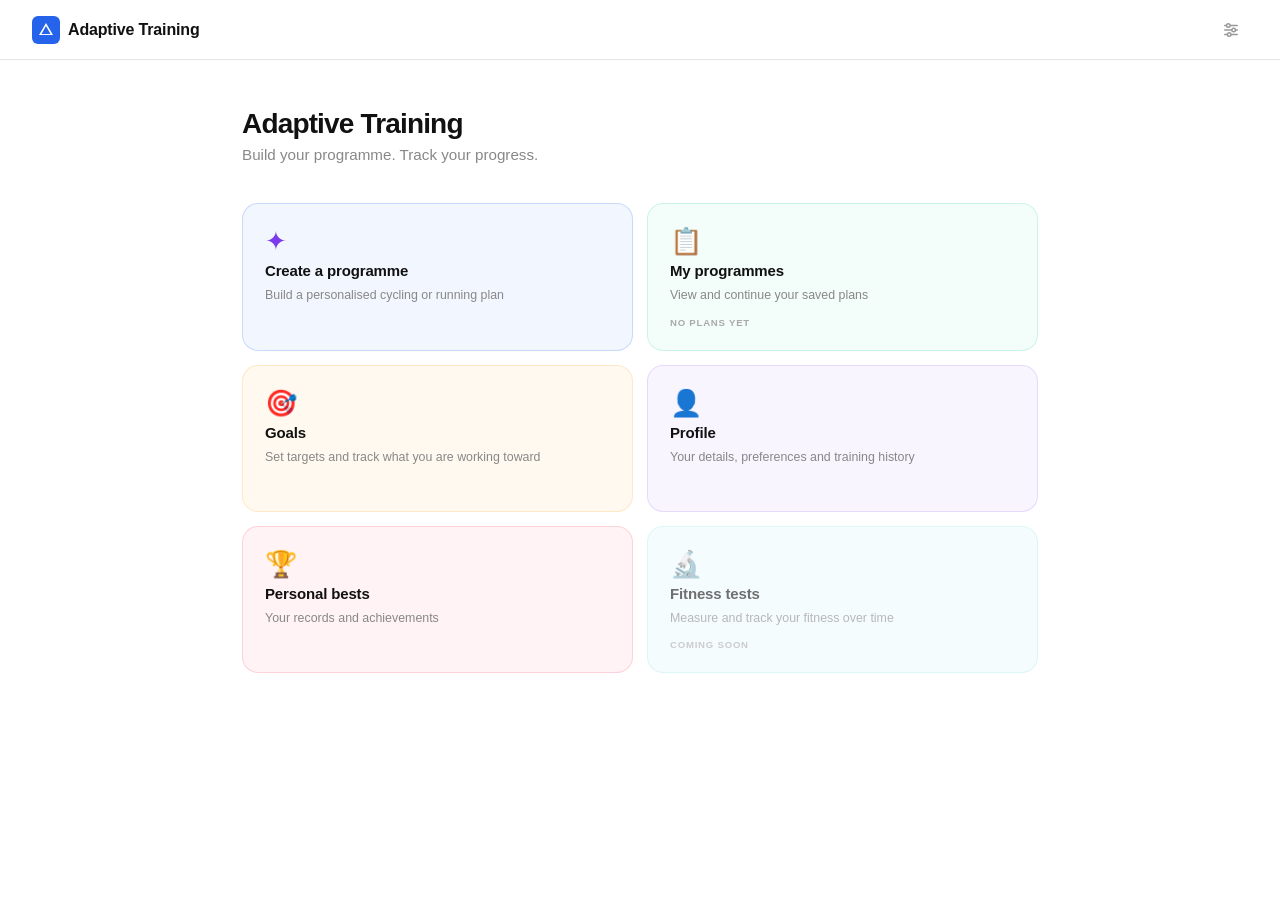
<file: index.html>
<!DOCTYPE html>
<html lang="en">
  <head>
    <meta charset="UTF-8" />
    <meta name="description" content="Adaptive Training — personalised cycling and running training plans." />
    <meta name="viewport" content="width=device-width, initial-scale=1.0, maximum-scale=1.0, user-scalable=no" />
    <link rel="icon" type="image/svg+xml" href="favicon.svg" />
    <link rel="apple-touch-icon" href="apple-touch-icon.png" />
    <link rel="manifest" href="manifest.json" />
    <meta name="theme-color" content="#2563eb" />
    <link rel="apple-touch-icon" href="favicon.svg" />
    <title>Adaptive Training</title>
    <link rel="stylesheet" href="css/base.css" />
    <link rel="stylesheet" href="css/header.css" />
    <link rel="stylesheet" href="css/home.css" />
  <script>
    (function(){
      var t = localStorage.getItem('theme');
      if (t === 'dark') document.documentElement.setAttribute('data-theme', 'dark');
    })();
  </script>
  </head>
  <body>
    <header class="header" id="app-header"></header>

    <main id="app-main"></main>

    <script src="js/header.js"></script>
    <script src="js/home.js"></script>
  </body>
</html>
</file>
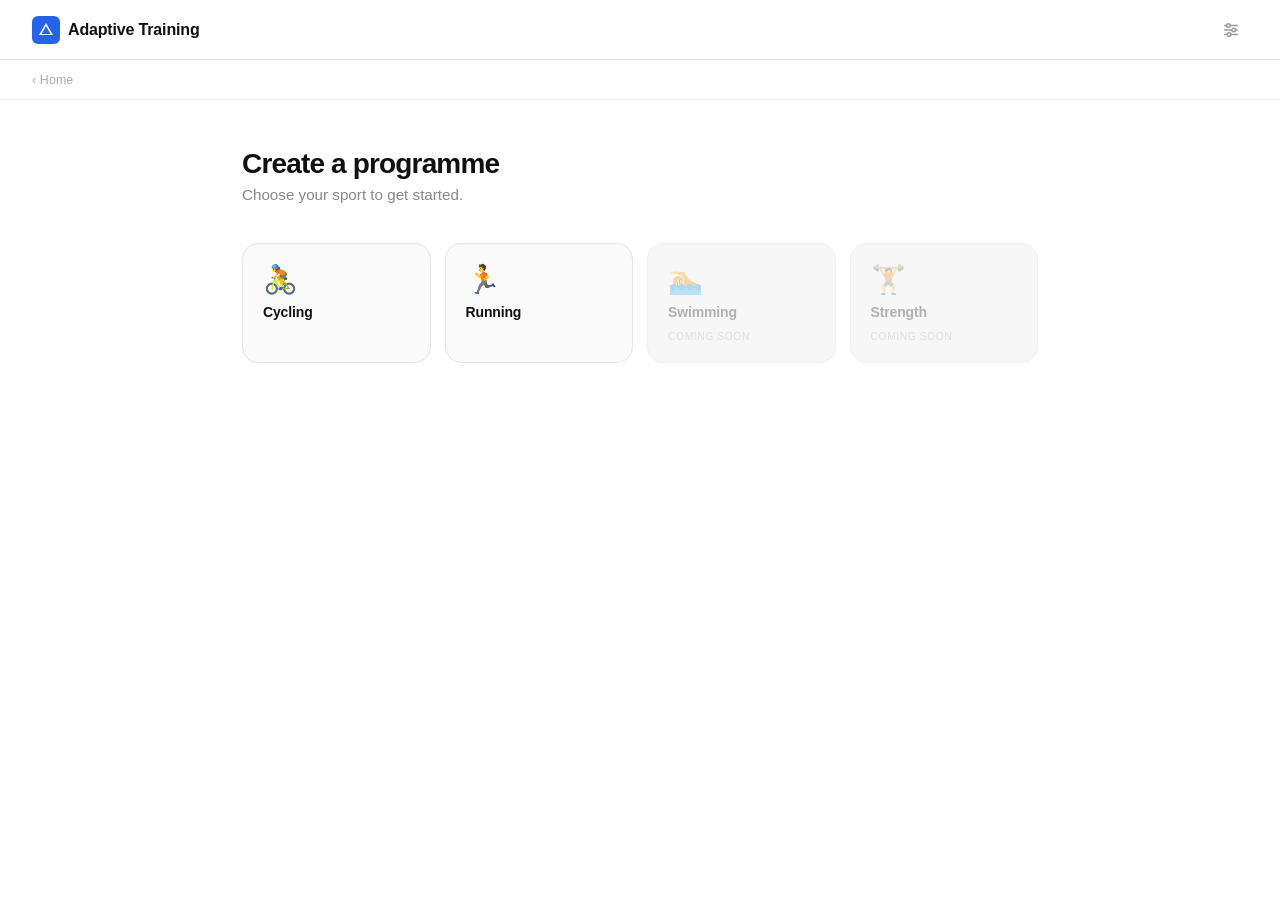
<file: create.html>
<!DOCTYPE html>
<html lang="en">
  <head>
    <meta charset="UTF-8" />
    <meta name="description" content="Adaptive Training — personalised cycling and running training plans." />
    <meta name="viewport" content="width=device-width, initial-scale=1.0, maximum-scale=1.0, user-scalable=no" />
    <link rel="icon" type="image/svg+xml" href="favicon.svg" />
    <link rel="apple-touch-icon" href="apple-touch-icon.png" />
    <link rel="manifest" href="manifest.json" />
    <meta name="theme-color" content="#2563eb" />
    <link rel="apple-touch-icon" href="favicon.svg" />
    <title>Create a Programme — Adaptive Training</title>
    <link rel="stylesheet" href="css/base.css" />
    <link rel="stylesheet" href="css/header.css" />
    <link rel="stylesheet" href="css/home.css" />
  <script>
    (function(){
      var t = localStorage.getItem('theme');
      if (t === 'dark') document.documentElement.setAttribute('data-theme', 'dark');
    })();
  </script>
  </head>
  <body>
    <header class="header" id="app-header"></header>
    <main id="app-main"></main>
    <script>
      document.body.dataset.backLabel = 'Home';
      document.body.dataset.backHref  = 'index.html';
    </script>
    <script src="js/header.js"></script>
    <script src="js/create.js?v=1"></script>
  </body>
</html>
</file>
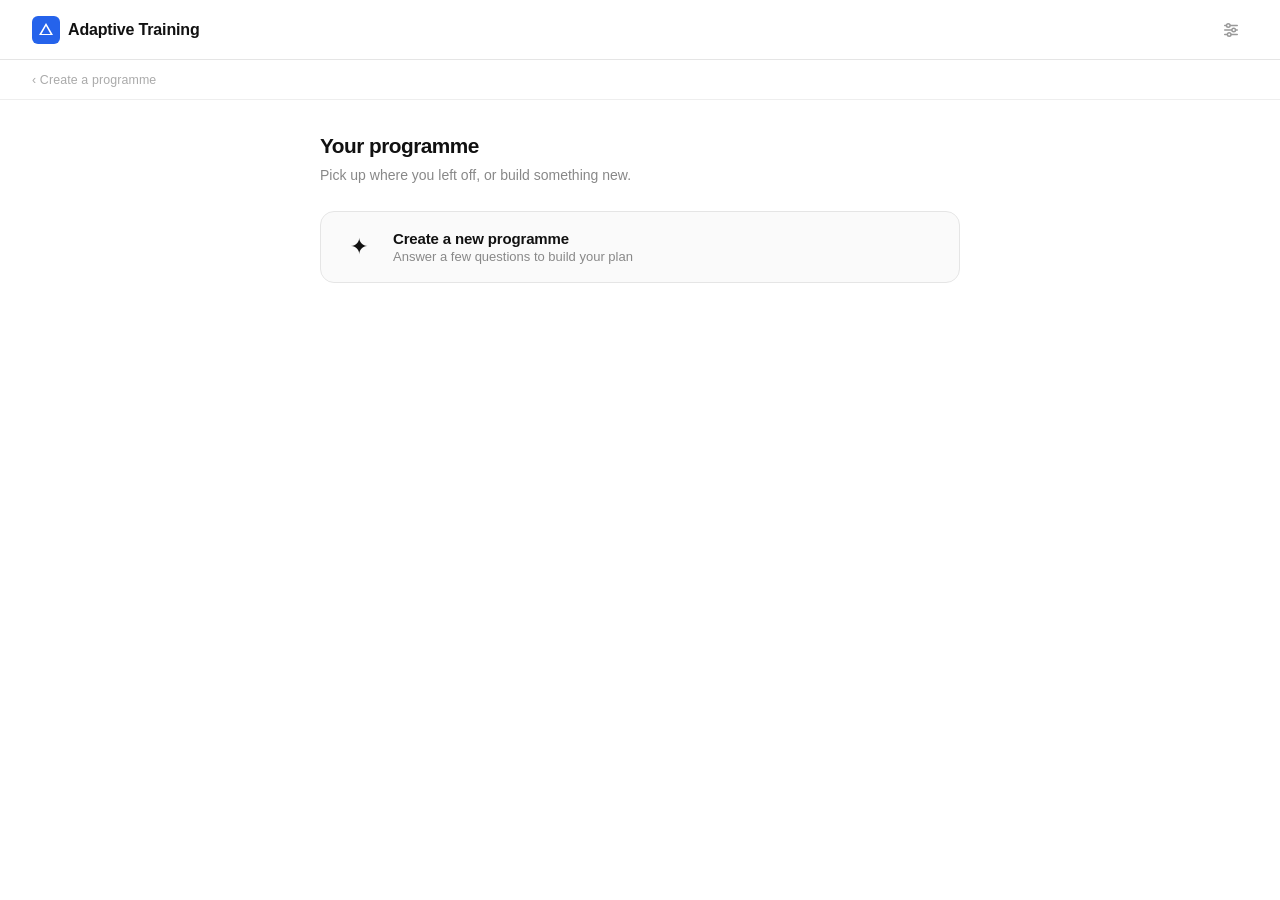
<file: cycling.html>
<!DOCTYPE html>
<html lang="en">
  <head>
    <meta charset="UTF-8" />
    <meta name="description" content="Adaptive Training — personalised cycling and running training plans." />
    <meta name="viewport" content="width=device-width, initial-scale=1.0, maximum-scale=1.0, user-scalable=no" />
    <link rel="icon" type="image/svg+xml" href="favicon.svg" />
    <link rel="apple-touch-icon" href="apple-touch-icon.png" />
    <link rel="manifest" href="manifest.json" />
    <meta name="theme-color" content="#2563eb" />
    <link rel="apple-touch-icon" href="favicon.svg" />
    <title>Cycling — Adaptive Training</title>
    <link rel="stylesheet" href="css/base.css" />
    <link rel="stylesheet" href="css/header.css" />
    <link rel="stylesheet" href="css/wizard.css" />
  <script>
    (function(){
      var t = localStorage.getItem('theme');
      if (t === 'dark') document.documentElement.setAttribute('data-theme', 'dark');
    })();
  </script>
  </head>
  <body>
    <header class="header" id="app-header"></header>

    <div class="wizard-nav" id="wizard-nav" style="display:none">
      <button class="wizard-nav__back" id="wizard-back-btn" style="display:none" aria-label="Go back">
        <svg viewBox="0 0 16 16" fill="none" width="16" height="16">
          <path d="M10 13L5 8l5-5" stroke="currentColor" stroke-width="2" stroke-linecap="round" stroke-linejoin="round"/>
        </svg>
        Back
      </button>
    </div>

    <div class="wizard-nav__bar-wrap" id="wizard-progress" style="display:none">
      <div class="wizard-nav__bar" id="wizard-progress-bar"></div>
    </div>
    <span class="wizard-nav__text" id="wizard-progress-text"></span>

    <main id="app-main">
      <div class="wizard">
        <div class="wizard-step" id="step-programme"></div>
      </div>
    </main>

    <script>
      document.body.dataset.backLabel = 'Create a programme';
      document.body.dataset.backHref  = 'create.html';
    </script>
    <script src="js/header.js"></script>
    <script src="js/wizard.js?v=1"></script>
    <script src="js/cycling-questions.js?v=1"></script>
    <script src="js/cycling-logic.js"></script>
    <script src="js/cycling-review.js?v=1"></script>
    <script src="js/cycling.js?v=1"></script>
  </body>
</html>
</file>
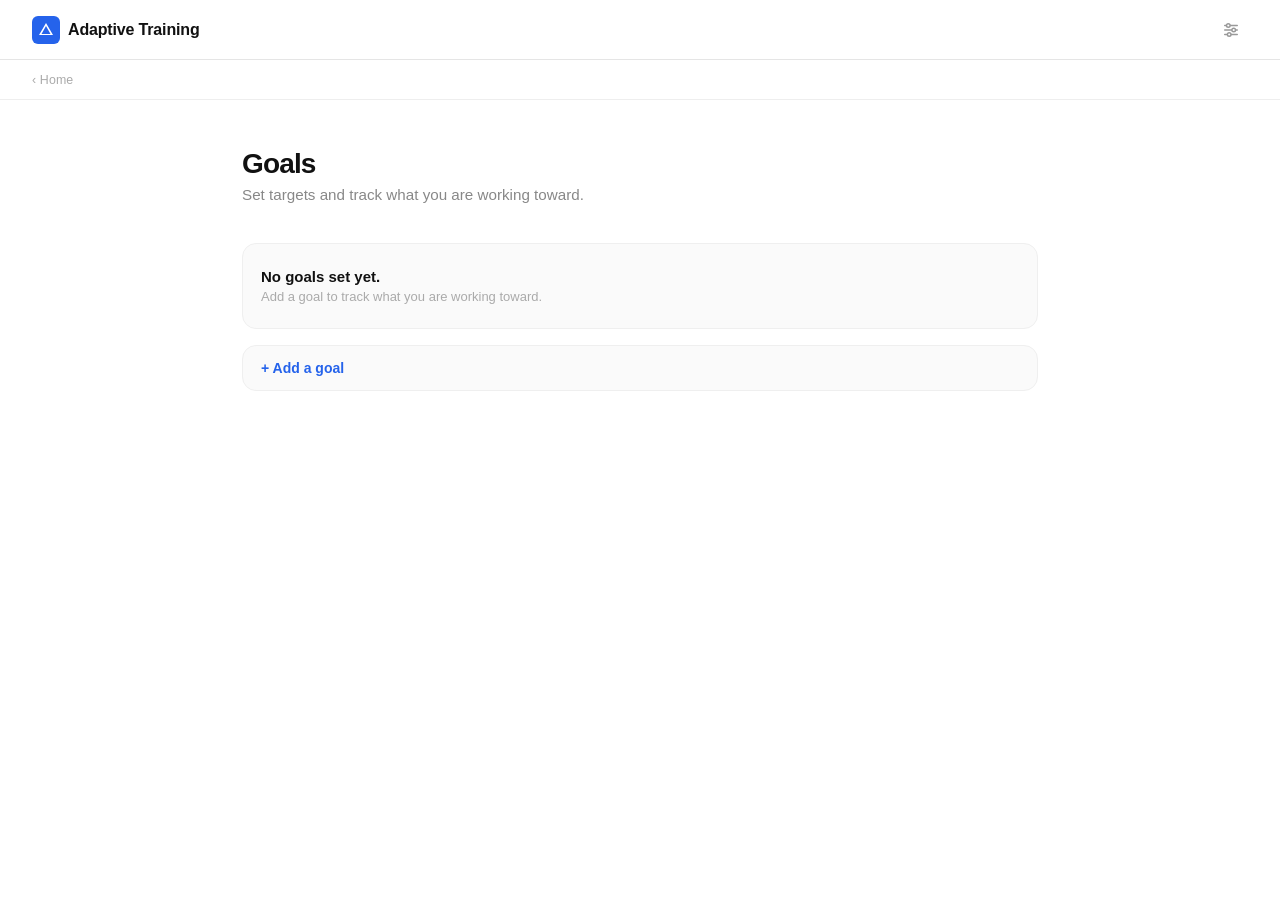
<file: goals.html>
<!DOCTYPE html>
<html lang="en">
  <head>
    <meta charset="UTF-8" />
    <meta name="description" content="Adaptive Training — personalised cycling and running training plans." />
    <meta name="viewport" content="width=device-width, initial-scale=1.0, maximum-scale=1.0, user-scalable=no" />
    <link rel="icon" type="image/svg+xml" href="favicon.svg" />
    <link rel="apple-touch-icon" href="apple-touch-icon.png" />
    <link rel="manifest" href="manifest.json" />
    <meta name="theme-color" content="#2563eb" />
    <link rel="apple-touch-icon" href="favicon.svg" />
    <title>Goals — Adaptive Training</title>
    <link rel="stylesheet" href="css/base.css" />
    <link rel="stylesheet" href="css/header.css" />
    <link rel="stylesheet" href="css/home.css" />
    <link rel="stylesheet" href="css/profile.css" />
    <link rel="stylesheet" href="css/pbs.css" />
    <link rel="stylesheet" href="css/goals.css" />
    <script>
      (function(){
        var t = localStorage.getItem('theme');
        if (t === 'dark') document.documentElement.setAttribute('data-theme', 'dark');
      })();
    </script>
  </head>
  <body>
    <header class="header" id="app-header"></header>
    <main id="app-main"></main>
    <script>
      document.body.dataset.backLabel = 'Home';
      document.body.dataset.backHref  = 'index.html';
    </script>
    <script src="js/header.js"></script>
    <script src="js/goals.js"></script>
  </body>
</html>
</file>
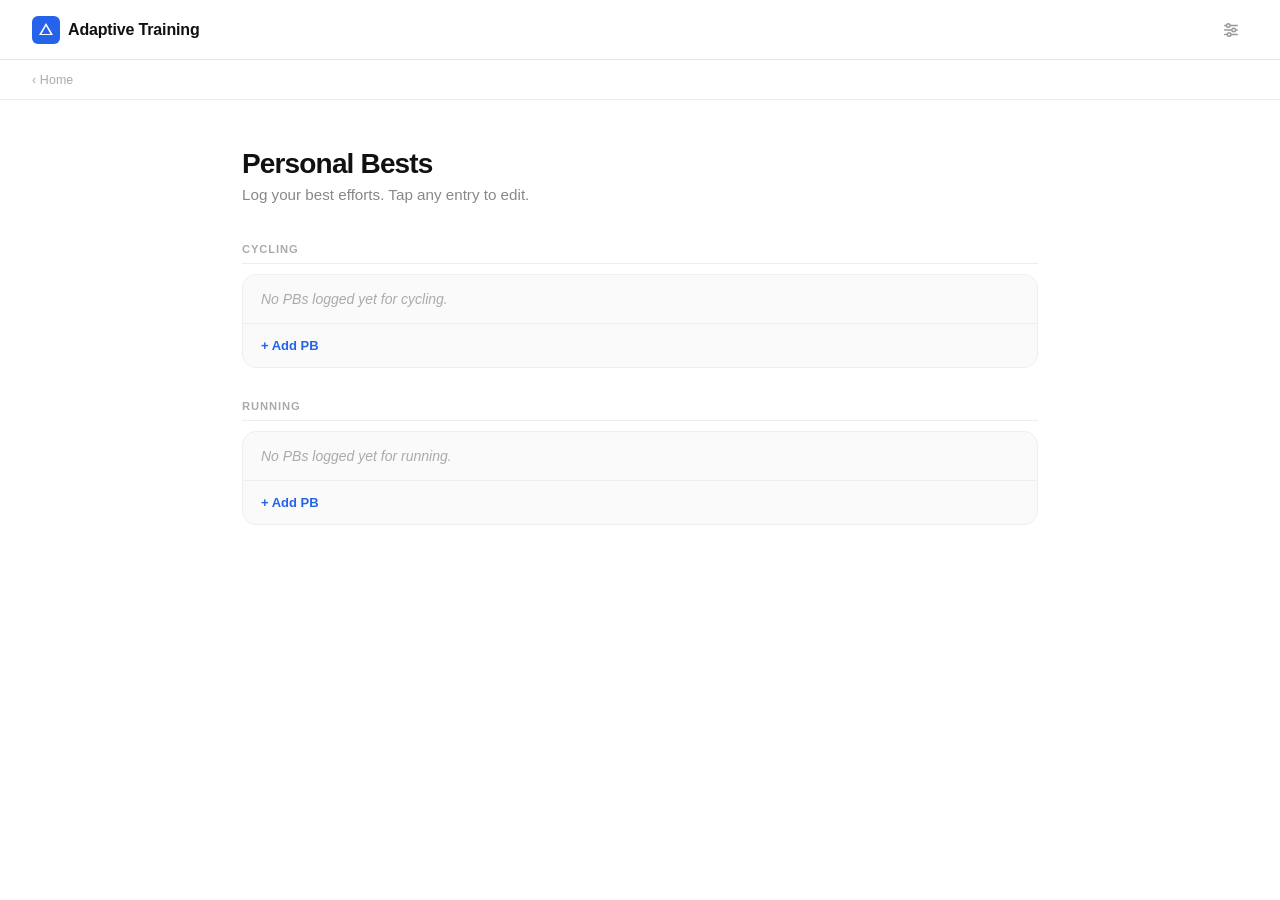
<file: pbs.html>
<!DOCTYPE html>
<html lang="en">
  <head>
    <meta charset="UTF-8" />
    <meta name="description" content="Adaptive Training — personalised cycling and running training plans." />
    <meta name="viewport" content="width=device-width, initial-scale=1.0, maximum-scale=1.0, user-scalable=no" />
    <link rel="icon" type="image/svg+xml" href="favicon.svg" />
    <link rel="apple-touch-icon" href="apple-touch-icon.png" />
    <link rel="manifest" href="manifest.json" />
    <meta name="theme-color" content="#2563eb" />
    <link rel="apple-touch-icon" href="favicon.svg" />
    <title>Personal Bests — Adaptive Training</title>
    <link rel="stylesheet" href="css/base.css" />
    <link rel="stylesheet" href="css/header.css" />
    <link rel="stylesheet" href="css/home.css" />
    <link rel="stylesheet" href="css/profile.css" />
    <link rel="stylesheet" href="css/pbs.css" />
    <script>
      (function(){
        var t = localStorage.getItem('theme');
        if (t === 'dark') document.documentElement.setAttribute('data-theme', 'dark');
      })();
    </script>
  </head>
  <body>
    <header class="header" id="app-header"></header>
    <main id="app-main"></main>
    <script>
      document.body.dataset.backLabel = 'Home';
      document.body.dataset.backHref  = 'index.html';
    </script>
    <script src="js/header.js"></script>
    <script src="js/pbs.js"></script>
  </body>
</html>
</file>
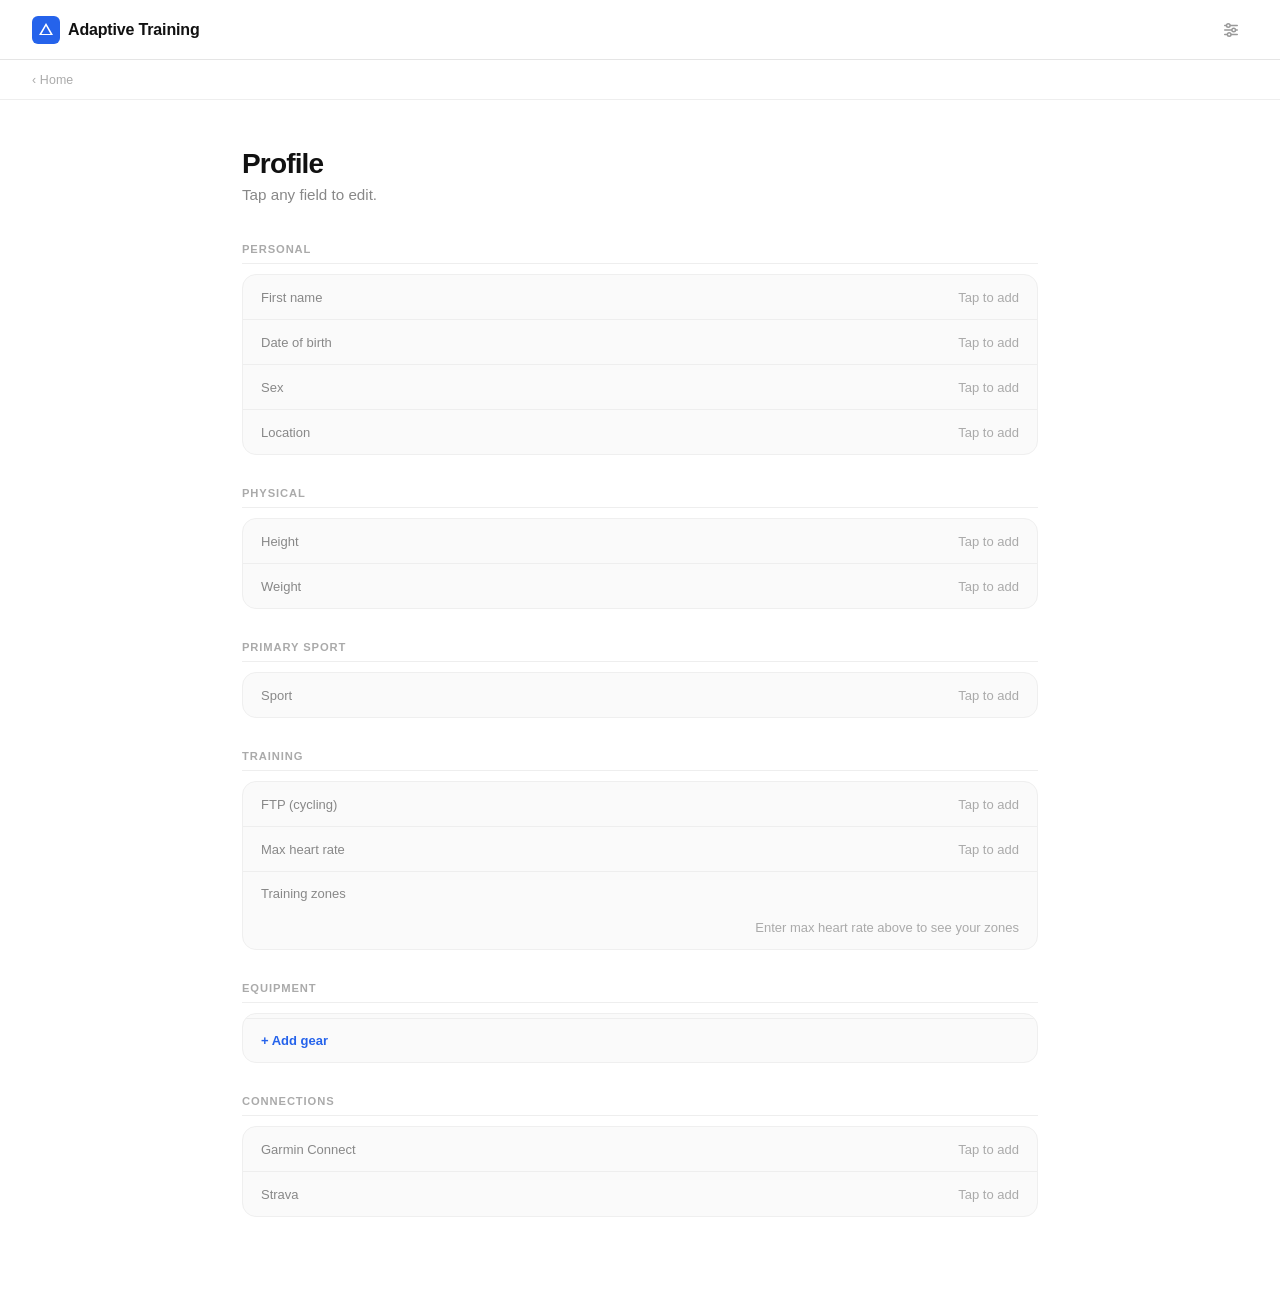
<file: profile.html>
<!DOCTYPE html>
<html lang="en">
  <head>
    <meta charset="UTF-8" />
    <meta name="description" content="Adaptive Training — personalised cycling and running training plans." />
    <meta name="viewport" content="width=device-width, initial-scale=1.0, maximum-scale=1.0, user-scalable=no" />
    <link rel="icon" type="image/svg+xml" href="favicon.svg" />
    <link rel="apple-touch-icon" href="apple-touch-icon.png" />
    <link rel="manifest" href="manifest.json" />
    <meta name="theme-color" content="#2563eb" />
    <link rel="apple-touch-icon" href="favicon.svg" />
    <title>Profile — Adaptive Training</title>
    <link rel="stylesheet" href="css/base.css" />
    <link rel="stylesheet" href="css/header.css" />
    <link rel="stylesheet" href="css/home.css" />
    <link rel="stylesheet" href="css/profile.css" />
    <script>
      (function(){
        var t = localStorage.getItem('theme');
        if (t === 'dark') document.documentElement.setAttribute('data-theme', 'dark');
      })();
    </script>
  </head>
  <body>
    <header class="header" id="app-header"></header>
    <main id="app-main"></main>
    <script>
      document.body.dataset.backLabel = 'Home';
      document.body.dataset.backHref  = 'index.html';
    </script>
    <script src="js/header.js"></script>
    <script src="js/profile.js"></script>
  </body>
</html>
</file>
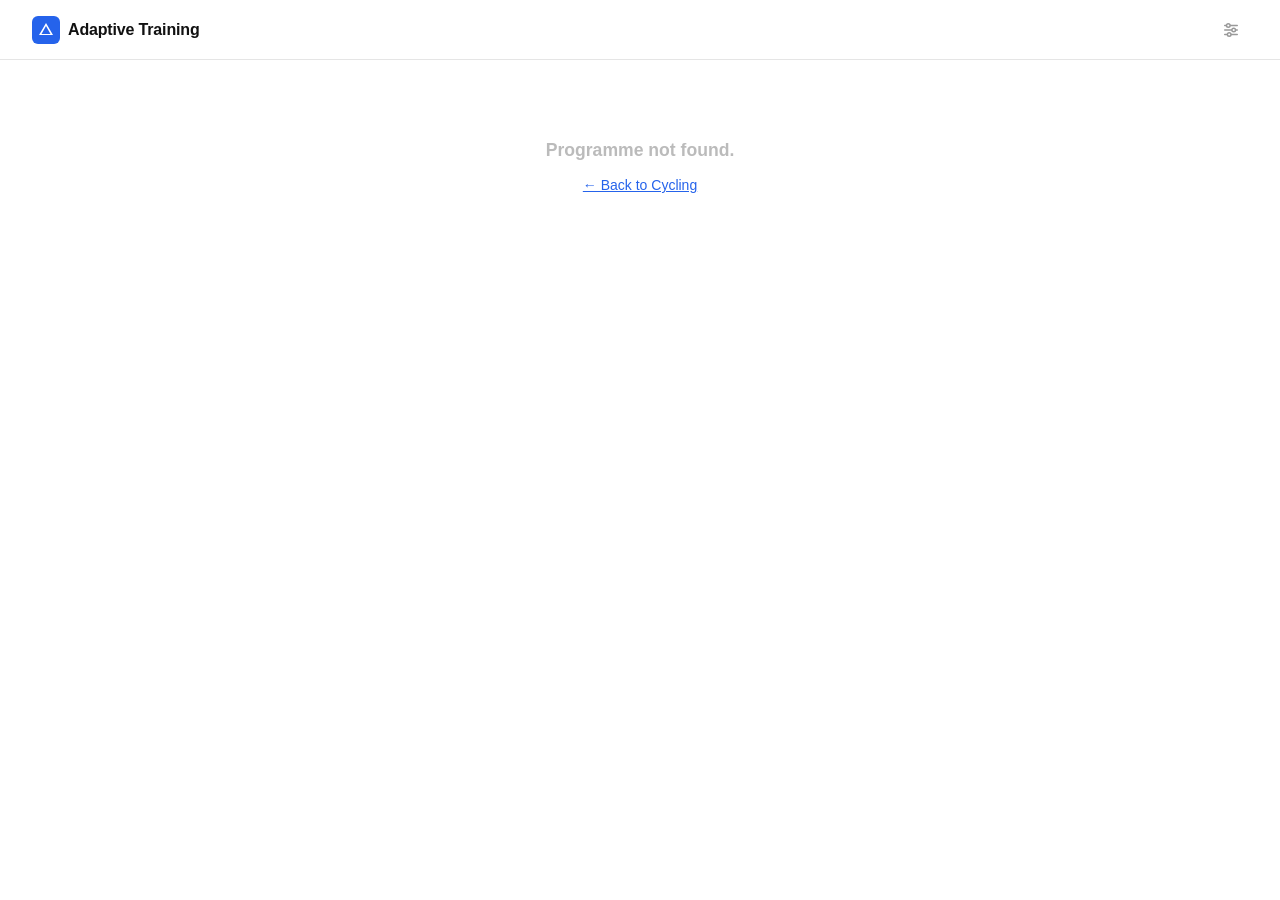
<file: programme.html>
<!DOCTYPE html>
<html lang="en">
  <head>
    <meta charset="UTF-8" />
    <meta name="description" content="Adaptive Training — personalised cycling and running training plans." />
    <meta name="viewport" content="width=device-width, initial-scale=1.0, maximum-scale=1.0, user-scalable=no" />
    <link rel="icon" type="image/svg+xml" href="favicon.svg" />
    <link rel="apple-touch-icon" href="apple-touch-icon.png" />
    <link rel="manifest" href="manifest.json" />
    <meta name="theme-color" content="#2563eb" />
    <link rel="apple-touch-icon" href="favicon.svg" />
    <title>Programme - Adaptive Training</title>
    <link rel="stylesheet" href="css/base.css" />
    <link rel="stylesheet" href="css/header.css" />
    <link rel="stylesheet" href="css/programme.css" />
    <link rel="stylesheet" href="css/print.css" />
    <script>if ('scrollRestoration' in history) history.scrollRestoration = 'manual';</script>
  <script>
    (function(){
      var t = localStorage.getItem('theme');
      if (t === 'dark') document.documentElement.setAttribute('data-theme', 'dark');
    })();
  </script>
  </head>
  <body>
    <header class="header" id="app-header"></header>

    <main id="app-main"></main>

    <script src="js/header.js"></script>
    <script src="js/cycling-logic.js"></script>
    <script src="js/running-logic.js?v=1"></script>
    <script src="js/programme.js"></script>
  </body>
</html>
</file>
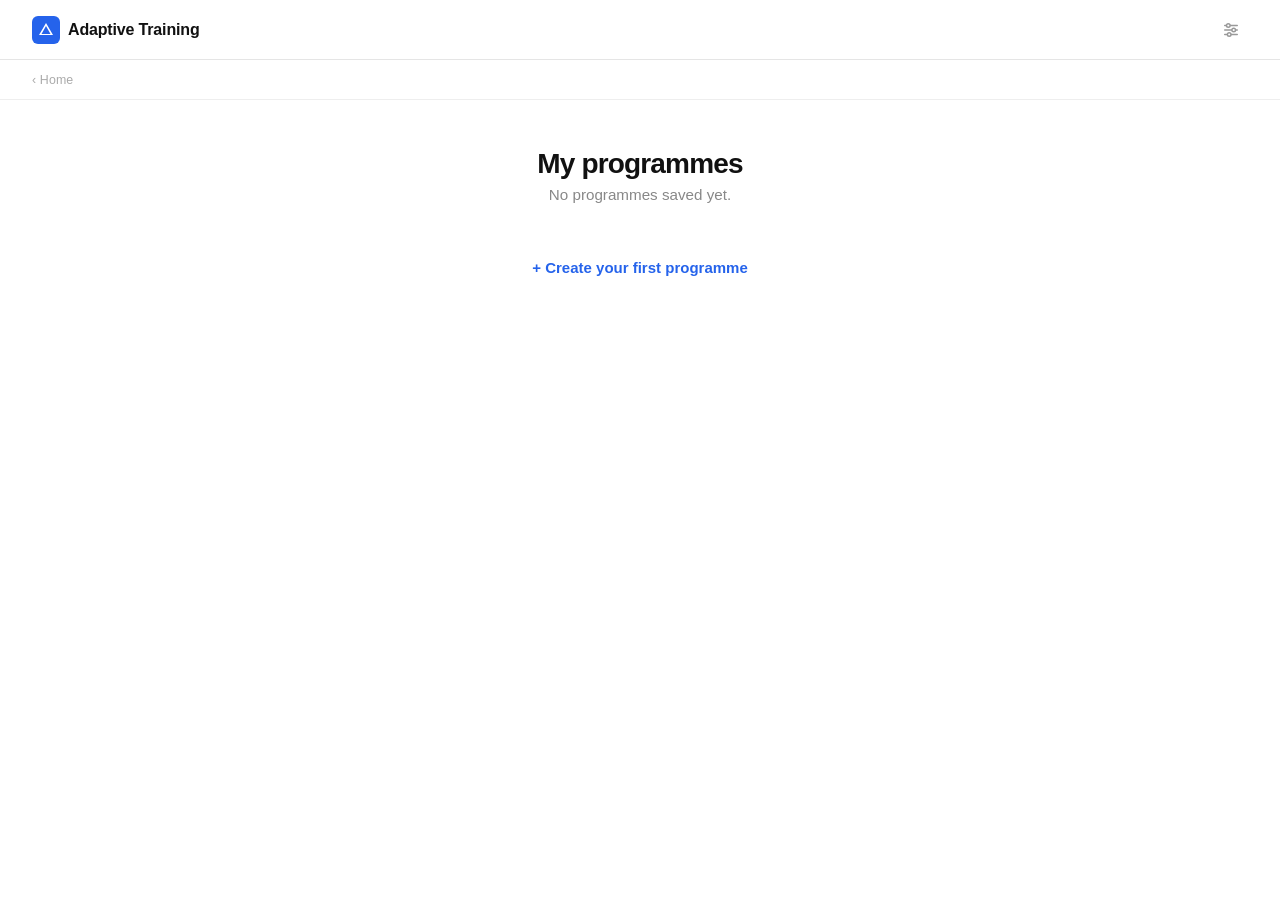
<file: programmes.html>
<!DOCTYPE html>
<html lang="en">
  <head>
    <meta charset="UTF-8" />
    <meta name="description" content="Adaptive Training — personalised cycling and running training plans." />
    <meta name="viewport" content="width=device-width, initial-scale=1.0, maximum-scale=1.0, user-scalable=no" />
    <link rel="icon" type="image/svg+xml" href="favicon.svg" />
    <link rel="apple-touch-icon" href="apple-touch-icon.png" />
    <link rel="manifest" href="manifest.json" />
    <meta name="theme-color" content="#2563eb" />
    <link rel="apple-touch-icon" href="favicon.svg" />
    <title>My Programmes — Adaptive Training</title>
    <link rel="stylesheet" href="css/base.css" />
    <link rel="stylesheet" href="css/header.css" />
    <link rel="stylesheet" href="css/home.css" />
  <script>
    (function(){
      var t = localStorage.getItem('theme');
      if (t === 'dark') document.documentElement.setAttribute('data-theme', 'dark');
    })();
  </script>
  </head>
  <body>
    <header class="header" id="app-header"></header>
    <main id="app-main"></main>
    <script>
      document.body.dataset.backLabel = 'Home';
      document.body.dataset.backHref  = 'index.html';
    </script>
    <script src="js/header.js"></script>
    <script src="js/programmes.js?v=1"></script>
  </body>
</html>
</file>
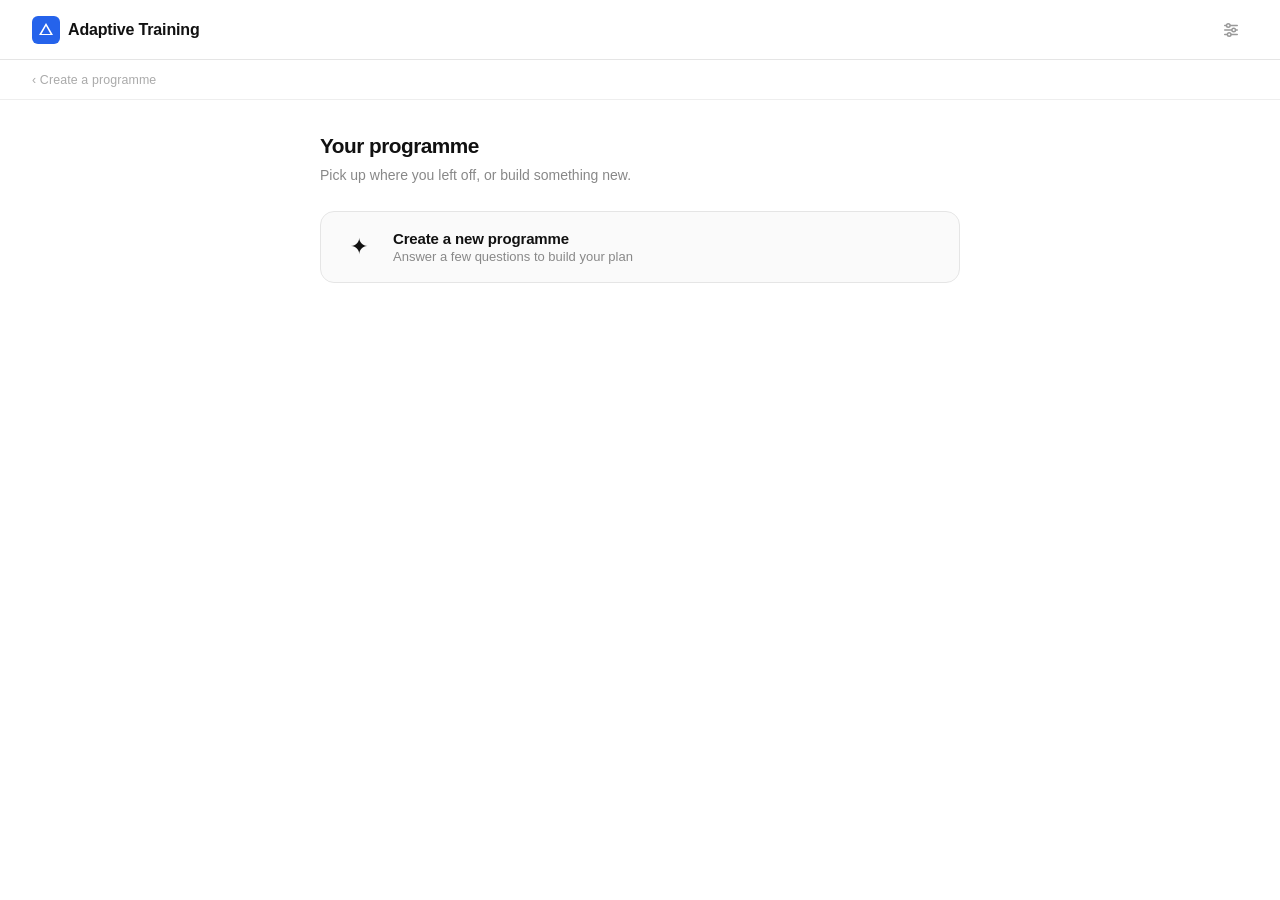
<file: running.html>
<!DOCTYPE html>
<html lang="en">
  <head>
    <meta charset="UTF-8" />
    <meta name="description" content="Adaptive Training — personalised cycling and running training plans." />
    <meta name="viewport" content="width=device-width, initial-scale=1.0, maximum-scale=1.0, user-scalable=no" />
    <link rel="icon" type="image/svg+xml" href="favicon.svg" />
    <link rel="apple-touch-icon" href="apple-touch-icon.png" />
    <link rel="manifest" href="manifest.json" />
    <meta name="theme-color" content="#2563eb" />
    <link rel="apple-touch-icon" href="favicon.svg" />
    <title>Running — Adaptive Training</title>
    <link rel="stylesheet" href="css/base.css" />
    <link rel="stylesheet" href="css/header.css" />
    <link rel="stylesheet" href="css/wizard.css?v=1" />
  <script>
    (function(){
      var t = localStorage.getItem('theme');
      if (t === 'dark') document.documentElement.setAttribute('data-theme', 'dark');
    })();
  </script>
  </head>
  <body>
    <header class="header" id="app-header"></header>

    <div class="wizard-nav" id="wizard-nav" style="display:none">
      <button class="wizard-nav__back" id="wizard-back-btn" style="display:none" aria-label="Go back">
        <svg viewBox="0 0 16 16" fill="none" width="16" height="16">
          <path d="M10 13L5 8l5-5" stroke="currentColor" stroke-width="2" stroke-linecap="round" stroke-linejoin="round"/>
        </svg>
        Back
      </button>
    </div>

    <div class="wizard-nav__bar-wrap" id="wizard-progress" style="display:none">
      <div class="wizard-nav__bar" id="wizard-progress-bar"></div>
    </div>
    <span class="wizard-nav__text" id="wizard-progress-text"></span>

    <main id="app-main">
      <div class="wizard">
        <div class="wizard-step" id="step-programme"></div>
      </div>
    </main>

    <script>
      document.body.dataset.backLabel = 'Create a programme';
      document.body.dataset.backHref  = 'create.html';
    </script>
    <script src="js/header.js"></script>
    <script src="js/wizard.js?v=1"></script>
    <script src="js/running-questions.js?v=1"></script>
    <script src="js/running-logic.js?v=1"></script>
    <script src="js/running-review.js?v=1"></script>
    <script src="js/running.js?v=1"></script>
  </body>
</html>
</file>
<file: css/base.css>
*, *::before, *::after {
  box-sizing: border-box;
  margin: 0;
  padding: 0;
}

html, body {
  height: 100%;
}

/* ── Colour tokens ── */
:root,
[data-theme="light"] {
  --bg:           #ffffff;
  --bg-secondary: #f7f7f7;
  --bg-tertiary:  #f0f0f0;
  --border:       #e5e5e5;
  --border-soft:  #eeeeee;
  --text:         #111111;
  --text-secondary: #888888;
  --text-tertiary:  #aaaaaa;
  --card-bg:      #fafafa;
  --card-border:  #efefef;
  --pill-bg:      #e8e8e8;
  --pill-color:   #333333;
  --pill-primary-bg:    transparent;
  --pill-primary-color: #2563eb;
}

[data-theme="dark"] {
  --bg:           #111111;
  --bg-secondary: #1c1c1c;
  --bg-tertiary:  #252525;
  --border:       #333333;
  --border-soft:  #2a2a2a;
  --text:         #f0f0f0;
  --text-secondary: #999999;
  --text-tertiary:  #666666;
  --card-bg:      #1a1a1a;
  --card-border:  #2e2e2e;
  --pill-bg:      #2a2a2a;
  --pill-color:   #cccccc;
  --pill-primary-bg:    #1a2540;
  --pill-primary-color: #6b9fff;
}

body {
  font-family: -apple-system, BlinkMacSystemFont, 'Segoe UI', Roboto, Oxygen, sans-serif;
  background: var(--bg);
  color: var(--text);
  min-height: 100vh;
  transition: background 0.2s ease, color 0.2s ease;
}

[data-theme="dark"] {
  color-scheme: dark;
}

/* ── Prevent iOS auto-zoom on input focus ── */
@media screen and (-webkit-min-device-pixel-ratio: 0) {
  input[type="text"],
  input[type="number"],
  input[type="date"],
  input[type="email"],
  input[type="password"],
  input[type="search"],
  input[type="tel"],
  input[type="url"],
  select,
  textarea {
    font-size: 16px !important;
  }
}
</file>
<file: css/header.css>
.header {
  display: flex;
  align-items: center;
  padding: 0 2rem;
  height: 60px;
  background: var(--bg);
  border-bottom: 1px solid var(--border);
  position: fixed;
  top: 0;
  left: 0;
  right: 0;
  z-index: 100;
  transition: background 0.2s ease, border-color 0.2s ease;
}

/* Push page content below the fixed header */
body {
  padding-top: 60px;
}

/* When a back-nav is present, push content down an extra 40px */
body:has(.back-nav) {
  padding-top: 100px;
}

.header__logo {
  display: flex;
  align-items: center;
  gap: 0.5rem;
  text-decoration: none;
  color: inherit;
}

.header__logo-icon {
  width: 28px;
  height: 28px;
  background: #2563eb;
  border-radius: 6px;
  display: flex;
  align-items: center;
  justify-content: center;
  flex-shrink: 0;
}

.header__logo-icon svg {
  width: 16px;
  height: 16px;
  fill: #ffffff;
}

.header__app-name {
  font-size: 1rem;
  font-weight: 600;
  letter-spacing: -0.01em;
  white-space: nowrap;
  color: var(--text);
}

.header__spacer {
  flex: 1;
}

/* ── Settings button ── */
.header__settings-wrap {
  position: relative;
}

.header__settings-btn {
  display: flex;
  align-items: center;
  justify-content: center;
  width: 34px;
  height: 34px;
  border: none;
  background: none;
  border-radius: 8px;
  cursor: pointer;
  color: #999;
  transition: background 0.12s ease, color 0.12s ease;
  -webkit-tap-highlight-color: transparent;
}

.header__settings-btn:hover {
  background: var(--bg-secondary);
  color: var(--text);
}

.header__settings-btn svg {
  width: 18px;
  height: 18px;
}

/* ── Settings dropdown panel ── */
.settings-panel {
  position: absolute;
  top: calc(100% + 10px);
  right: 0;
  width: 220px;
  background: var(--card-bg);
  border: 1px solid var(--card-border);
  border-radius: 14px;
  box-shadow: 0 8px 30px rgba(0,0,0,0.18), 0 2px 8px rgba(0,0,0,0.12);
  padding: 0.625rem 0;
  z-index: 200;
  opacity: 0;
  transform: translateY(-6px) scale(0.98);
  pointer-events: none;
  transition: opacity 0.15s ease, transform 0.15s ease;
  transform-origin: top right;
}

.settings-panel.is-open {
  opacity: 1;
  transform: translateY(0) scale(1);
  pointer-events: auto;
}

.settings-panel__section {
  display: flex;
  align-items: center;
  justify-content: space-between;
  padding: 0.5rem 1rem;
}

.settings-panel__label {
  font-size: 0.875rem;
  font-weight: 500;
  color: var(--text);
}

/* ── Units toggle pill ── */
.settings-units-toggle {
  display: flex;
  background: var(--bg-tertiary);
  border-radius: 7px;
  padding: 2px;
  gap: 2px;
}

.settings-units-toggle__btn {
  font-size: 0.775rem;
  font-weight: 600;
  padding: 0.2rem 0.6rem;
  border: none;
  background: none;
  border-radius: 5px;
  cursor: pointer;
  color: var(--text-secondary);
  transition: background 0.12s ease, color 0.12s ease;
  -webkit-tap-highlight-color: transparent;
  display: flex;
  align-items: center;
  justify-content: center;
  gap: 0.25rem;
}

.settings-units-toggle__btn.is-active {
  background: var(--card-bg);
  color: var(--text);
  box-shadow: 0 1px 3px rgba(0,0,0,0.1);
}

.settings-panel__divider {
  height: 1px;
  background: var(--border-soft);
  margin: 0.5rem 0;
}

.settings-panel__more {
  display: block;
  padding: 0.5rem 1rem;
  font-size: 0.8125rem;
  color: var(--text-secondary);
  text-decoration: none;
  transition: color 0.1s ease;
}

.settings-panel__more:hover {
  color: var(--text);
}

/* ── Back navigation ── */
.back-nav {
  display: flex;
  align-items: center;
  padding: 0 2rem;
  height: 40px;
  border-bottom: 1px solid var(--border-soft);
  gap: 1rem;
  position: fixed;
  top: 60px;
  left: 0;
  right: 0;
  z-index: 90;
  background: var(--bg);
}

@media (max-width: 600px) {
  .back-nav {
    padding: 0 1rem;
  }
}

.back-nav__link {
  font-size: 0.775rem;
  font-weight: 500;
  color: var(--text-tertiary);
  text-decoration: none;
  letter-spacing: 0.01em;
  transition: color 0.1s ease;
  flex-shrink: 0;
  white-space: nowrap;
}

.back-nav__link:hover {
  color: var(--text-secondary);
}

.back-nav__section-links {
  display: flex;
  align-items: center;
  gap: 0;
  margin-left: auto;
  overflow-x: auto;
  scrollbar-width: none;
  -ms-overflow-style: none;
}
.back-nav__section-links::-webkit-scrollbar { display: none; }

.back-nav__section-link {
  flex-shrink: 0;
  padding: 0 0.75rem;
  font-size: 0.775rem;
  font-weight: 500;
  color: var(--text-tertiary);
  text-decoration: none;
  white-space: nowrap;
  line-height: 40px;
  border-bottom: 2px solid transparent;
  transition: color 0.12s, border-color 0.12s;
}
.back-nav__section-link:hover { color: var(--text-secondary); }
.back-nav__section-link.is-active {
  color: var(--text);
  border-bottom-color: var(--text);
  font-weight: 600;
}

/* ── Responsive ── */
@media (max-width: 600px) {
  .header {
    padding: 0 1rem;
  }

  .header__app-name {
    font-size: 0.9rem;
  }
}
</file>
<file: css/home.css>
.home {
  max-width: 860px;
  margin: 0 auto;
  padding: 3rem 2rem 4rem;
}

.home__heading {
  font-size: 1.75rem;
  font-weight: 700;
  letter-spacing: -0.03em;
  color: var(--text);
  margin-bottom: 0.4rem;
}

.home__subheading {
  font-size: 0.95rem;
  color: var(--text-secondary);
  font-weight: 400;
  margin-bottom: 2.5rem;
}

.landing-grid {
  display: grid;
  grid-template-columns: 1fr 1fr;
  grid-auto-rows: 1fr;
  gap: 0.875rem;
  align-items: stretch;
}

/* ── Tile base ── */
.landing-tile {
  position: relative;
  background: var(--bg);
  border: 1px solid var(--card-border);
  border-radius: 16px;
  padding: 1.5rem 1.375rem 1.375rem;
  cursor: pointer;
  transition: border-color 0.15s ease, transform 0.1s ease, box-shadow 0.15s ease;
  user-select: none;
  -webkit-tap-highlight-color: transparent;
  -webkit-touch-callout: none;
  display: flex;
  flex-direction: column;
  gap: 0.5rem;
  min-height: unset;
  text-decoration: none;
  color: inherit;
  outline: none;
}

.landing-tile:focus { outline: none; }
.landing-tile:visited { color: inherit; }

.landing-tile:active { transform: scale(0.97); }

/* Create — blue tint */
.landing-tile--create {
  background: rgba(37, 99, 235, 0.06);
  border-color: rgba(37, 99, 235, 0.2);
  -webkit-tap-highlight-color: transparent;
}
.landing-tile--create:hover {
  border-color: rgba(37, 99, 235, 0.4);
  box-shadow: 0 2px 12px rgba(37, 99, 235, 0.08);
}
.landing-tile--create:active {
  background: rgba(37, 99, 235, 0.06);
  border-color: rgba(37, 99, 235, 0.2);
}

/* My programmes — green tint */
.landing-tile--programmes {
  background: rgba(52, 211, 153, 0.06);
  border-color: rgba(52, 211, 153, 0.2);
}
.landing-tile--programmes:hover {
  border-color: rgba(52, 211, 153, 0.35);
  box-shadow: 0 2px 12px rgba(52, 211, 153, 0.08);
}

/* Goals — amber tint */
.landing-tile--goals {
  background: rgba(245, 158, 11, 0.06);
  border-color: rgba(245, 158, 11, 0.18);
}

/* Profile — purple tint */
.landing-tile--profile {
  background: rgba(139, 92, 246, 0.06);
  border-color: rgba(139, 92, 246, 0.18);
}

/* PBs — coral tint */
.landing-tile--pbs {
  background: rgba(244, 63, 94, 0.06);
  border-color: rgba(244, 63, 94, 0.18);
}

/* Fitness tests — teal tint */
.landing-tile--tests {
  background: rgba(6, 182, 212, 0.06);
  border-color: rgba(6, 182, 212, 0.18);
}

/* Disabled coming soon tiles */
.landing-tile--disabled {
  cursor: default;
  opacity: 0.6;
}
.landing-tile--disabled:active { transform: none; }

.landing-tile__icon {
  font-size: 1.625rem;
  line-height: 1;
}

.landing-tile__name {
  font-size: 0.9375rem;
  font-weight: 600;
  color: var(--text);
  letter-spacing: -0.01em;
}

.landing-tile__desc {
  font-size: 0.775rem;
  color: var(--text-secondary);
  line-height: 1.4;
  flex: 1;
}

.landing-tile__tag {
  font-size: 0.6rem;
  font-weight: 600;
  letter-spacing: 0.08em;
  text-transform: uppercase;
  color: var(--text-tertiary);
  margin-top: auto;
  padding-top: 0.25rem;
}

.landing-tile__count {
  display: inline-flex;
  align-items: center;
  justify-content: center;
  font-size: 0.65rem;
  font-weight: 700;
  background: rgba(52, 211, 153, 0.15);
  color: #059669;
  border-radius: 20px;
  padding: 0.15rem 0.5rem;
  margin-top: auto;
  align-self: flex-start;
}

[data-theme="dark"] .landing-tile__count {
  background: rgba(52, 211, 153, 0.12);
  color: #34d399;
}

@media (max-width: 600px) {
  .home { padding: 2rem 1rem 3rem; }
  .home__heading { font-size: 1.4rem; }
  .landing-grid { gap: 0.75rem; }
  .landing-tile { min-height: 115px; padding: 1.25rem 1.125rem 1.125rem; }
  .landing-tile__name { font-size: 0.875rem; }
}

@media (max-width: 380px) {
  .landing-tile { min-height: 105px; }
  .landing-tile__icon { font-size: 1.375rem; }
}

/* ── Keep old activity tile styles for cycling/running pages ── */
.activity-grid {
  display: grid;
  grid-template-columns: repeat(auto-fill, minmax(160px, 1fr));
  gap: 0.875rem;
}
.activity-tile {
  position: relative;
  background: var(--bg-secondary);
  border: 1px solid var(--card-border);
  border-radius: 16px;
  padding: 1.375rem 1.25rem 1.25rem;
  cursor: pointer;
  transition: background 0.15s ease, border-color 0.15s ease, transform 0.1s ease, box-shadow 0.15s ease;
  user-select: none;
  -webkit-tap-highlight-color: transparent;
  display: flex;
  flex-direction: column;
  gap: 0.625rem;
  min-height: 120px;
  text-decoration: none;
}
.activity-tile:active { transform: scale(0.97); }
.activity-tile--active { background: var(--card-bg); border-color: var(--border); }
.activity-tile--active:hover { border-color: var(--text-tertiary); box-shadow: 0 2px 12px rgba(0,0,0,0.06); }
.activity-tile--disabled { cursor: default; opacity: 1; }
.activity-tile--disabled .activity-tile__icon,
.activity-tile--disabled .activity-tile__name,
.activity-tile--disabled .activity-tile__tag { opacity: 0.3; }
.activity-tile--disabled:active { transform: none; }
.activity-tile__icon { font-size: 1.75rem; line-height: 1; }
.activity-tile__name { font-size: 0.875rem; font-weight: 600; color: var(--text); letter-spacing: -0.01em; }
.activity-tile__tag { font-size: 0.65rem; font-weight: 500; letter-spacing: 0.05em; text-transform: uppercase; color: var(--text-tertiary); margin-top: auto; }
@media (max-width: 600px) {
  .activity-grid { grid-template-columns: repeat(auto-fill, minmax(140px, 1fr)); gap: 0.75rem; }
}
@media (max-width: 380px) {
  .activity-grid { grid-template-columns: 1fr 1fr; }
}

/* ── Programmes list ── */
.prog-list {
  display: flex;
  flex-direction: column;
  gap: 0.75rem;
}

.prog-card {
  display: flex;
  flex-direction: column;
  gap: 0.35rem;
  padding: 1.125rem 1.25rem;
  border: 1px solid var(--card-border);
  border-radius: 14px;
  text-decoration: none;
  transition: border-color 0.15s ease, box-shadow 0.15s ease, transform 0.1s ease;
  -webkit-tap-highlight-color: transparent;
}

.prog-card:hover {
  box-shadow: 0 2px 12px rgba(0,0,0,0.06);
}

.prog-card:active { transform: scale(0.99); }

.prog-card__top {
  display: flex;
  align-items: center;
  justify-content: space-between;
  gap: 0.5rem;
  margin-bottom: 0.2rem;
}

.prog-card__date {
  font-size: 0.7rem;
  color: var(--text-tertiary);
}

.prog-card__name {
  font-size: 1rem;
  font-weight: 700;
  color: var(--text);
  letter-spacing: -0.02em;
}

.prog-card__meta {
  font-size: 0.8rem;
  color: var(--text-secondary);
}

@media (max-width: 600px) {
  .prog-card { padding: 1rem 1.125rem; }
  .prog-card__name { font-size: 0.9375rem; }
}

.prog-group {
  margin-bottom: 2rem;
}

.prog-group__heading {
  display: flex;
  align-items: center;
  gap: 0.5rem;
  font-size: 0.7rem;
  font-weight: 700;
  letter-spacing: 0.08em;
  text-transform: uppercase;
  color: var(--text-tertiary);
  margin-bottom: 0.75rem;
  padding-bottom: 0.5rem;
  border-bottom: 1px solid var(--border-soft);
}
</file>
<file: css/wizard.css>
/* ── Wizard shell ── */
.wizard {
  position: fixed;
  top: 60px;
  left: 0;
  right: 0;
  bottom: 0;
  overflow: hidden;
  transition: top 0.2s ease;
}

.wizard.wizard--started {
  top: 104px;
}

/* ── All steps: hidden off-screen below by default ── */
.wizard-step {
  position: absolute;
  inset: 0;
  display: flex;
  align-items: center;
  justify-content: center;
  padding: 2rem;
  transform: translateY(100vh);
  transition: transform 0.55s cubic-bezier(0.32, 0.72, 0, 1),
              opacity  0.4s ease;
  opacity: 0;
  pointer-events: none;
}

/* ── Step 1: always on screen, top-aligned ── */
.wizard-step--first {
  transform: none;
  opacity: 1;
  pointer-events: auto;
  transition: none;
  align-items: flex-start;
  overflow-y: auto;
}

/* ── Step 1 exiting: re-enable transition so it slides away ── */
.wizard-step--first.wizard-step--exit {
  transition: transform 0.55s cubic-bezier(0.32, 0.72, 0, 1),
              opacity  0.4s ease !important;
}

.wizard-step__inner {
  width: 100%;
  max-width: 640px;
  position: relative;
  margin-top: -3rem;
}

@media (max-width: 600px) {
  .wizard-step__inner {
    margin-top: -1rem;
  }
}

.wizard-step--first .wizard-step__inner {
  margin-top: 2.5rem;
}

@media (max-width: 600px) {
  .wizard-step--first .wizard-step__inner {
    margin-top: 3.5rem;
  }
}

/* Connector sits above the content, absolutely so it doesn't affect centering */
.wizard-step__connector {
  position: absolute;
  bottom: 100%;
  left: 1px;
  display: block;
  width: 1px;
  height: 1.5rem;
  background: var(--border);
  margin-bottom: 1.5rem;
}

/* ── Active step (steps 2+) slides in from below ── */
.wizard-step--active {
  transform: translateY(0) !important;
  opacity: 1 !important;
  pointer-events: auto !important;
}

/* ── Exiting step slides up and fades ── */
.wizard-step--exit {
  transform: translateY(-40vh) !important;
  opacity: 0 !important;
  pointer-events: none !important;
}

/* ── Back navigation: current slides down, previous slides back in ── */
.wizard-step--back-exit {
  transform: translateY(100vh) !important;
  opacity: 0 !important;
  pointer-events: none !important;
  transition: transform 0.55s cubic-bezier(0.32, 0.72, 0, 1), opacity 0.4s ease !important;
}

.wizard-step--back-enter {
  transform: translateY(0) !important;
  opacity: 1 !important;
  pointer-events: auto !important;
  transition: transform 0.55s cubic-bezier(0.32, 0.72, 0, 1), opacity 0.4s ease !important;
}

/* ── Question text ── */
.wizard-step__question {
  font-size: 1.3rem;
  font-weight: 700;
  letter-spacing: -0.025em;
  color: var(--text);
  margin-bottom: 0.5rem;
  line-height: 1.3;
}

.wizard-step__hint {
  font-size: 0.875rem;
  color: var(--text-secondary);
  margin-bottom: 1.75rem;
}

/* ── Choice buttons ── */
.wizard-choices {
  display: flex;
  flex-direction: column;
  gap: 0.75rem;
}

.wizard-choice {
  display: flex;
  align-items: center;
  gap: 1rem;
  background: var(--card-bg);
  border: 1.5px solid var(--border);
  border-radius: 14px;
  padding: 1.1rem 1.25rem;
  cursor: pointer;
  transition: background 0.12s ease, border-color 0.12s ease, box-shadow 0.12s ease, transform 0.08s ease;
  text-align: left;
  width: 100%;
  -webkit-tap-highlight-color: transparent;
  user-select: none;
}

.wizard-choice:hover {
  background: var(--card-bg);
  border-color: var(--text-tertiary);
  box-shadow: 0 2px 10px rgba(0,0,0,0.06);
}

.wizard-choice:active {
  transform: scale(0.98);
}

.wizard-choice.is-selected {
  background: var(--card-bg);
  border-color: #2563eb;
  box-shadow: 0 0 0 3px rgba(37,99,235,0.08);
}

.wizard-choice__icon {
  font-size: 1.4rem;
  flex-shrink: 0;
  width: 2.25rem;
  text-align: center;
  color: var(--text);
}

.wizard-choice__body {
  display: flex;
  flex-direction: column;
  gap: 0.15rem;
}

.wizard-choice__title {
  font-size: 0.9375rem;
  font-weight: 600;
  color: var(--text);
  letter-spacing: -0.01em;
}

.wizard-choice__desc {
  font-size: 0.8125rem;
  color: var(--text-secondary);
}

/* ── Answered / locked state ── */
.wizard-step.is-answered .wizard-choices {
  pointer-events: none;
}

.wizard-step.is-answered .wizard-choice:not(.is-selected),
.wizard-step.has-selection .wizard-choice:not(.is-selected) {
  opacity: 0.35;
}

.wizard-step.is-answered .wizard-choice.is-selected {
  border-color: #2563eb;
  box-shadow: 0 0 0 3px rgba(37,99,235,0.08);
}

.wizard-choice__check svg {
  width: 10px;
  height: 10px;
  stroke: #fff;
  fill: none;
  stroke-width: 2.5;
  stroke-linecap: round;
  stroke-linejoin: round;
}

.wizard-step.is-answered .wizard-choice.is-selected .wizard-choice__check {
  display: flex;
}

/* ── Previous programmes list ── */
.prev-programmes {
  display: flex;
  flex-direction: column;
  gap: 0;
  margin-top: 1.25rem;
  border: 1px solid var(--card-border);
  border-radius: 14px;
  overflow: hidden;
  background: var(--card-bg);
  max-height: 0;
  opacity: 0;
  pointer-events: none;
  transition: max-height 0.4s cubic-bezier(0.4, 0, 0.2, 1), opacity 0.3s ease;
}

.prev-programmes.is-open {
  max-height: 600px;
  opacity: 1;
  pointer-events: auto;
}

.prev-programme-card {
  display: flex;
  align-items: center;
  gap: 0.875rem;
  padding: 0.875rem 1.125rem;
  cursor: pointer;
  border-bottom: 1px solid var(--border-soft);
  transition: background 0.1s ease;
  -webkit-tap-highlight-color: transparent;
  background: var(--card-bg);
}

.prev-programme-card:last-child {
  border-bottom: none;
}

.prev-programme-card:hover {
  background: var(--bg-secondary);
}

.prev-programme-card__info {
  display: flex;
  flex-direction: column;
  gap: 0.15rem;
  flex: 1;
  min-width: 0;
}

.prev-programme-card__name-row {
  display: flex;
  align-items: center;
  gap: 0.5rem;
}

.prev-programme-card__name {
  font-size: 0.9rem;
  font-weight: 600;
  color: var(--text);
  letter-spacing: -0.01em;
  white-space: nowrap;
  overflow: hidden;
  text-overflow: ellipsis;
}

.prev-programme-card__demo-badge {
  font-size: 0.6rem;
  font-weight: 600;
  letter-spacing: 0.07em;
  text-transform: uppercase;
  color: #f59e0b;
  background: #fffbeb;
  border: 1px solid #fde68a;
  border-radius: 4px;
  padding: 0.15rem 0.4rem;
  white-space: nowrap;
  flex-shrink: 0;
}

[data-theme="dark"] .prev-programme-card__demo-badge {
  background: rgba(245,158,11,0.12);
  border-color: rgba(245,158,11,0.25);
}

.prev-programme-card__meta {
  font-size: 0.775rem;
  color: var(--text-tertiary);
}

.prev-programme-card__arrow {
  color: var(--text-tertiary);
  font-size: 1.1rem;
  flex-shrink: 0;
}

/* ── Text input ── */
.wizard-input-wrap {
  display: flex;
  flex-direction: column;
  gap: 0.75rem;
}

.wizard-input {
  width: 100%;
  padding: 0.875rem 1rem;
  font-size: 1rem;
  font-family: inherit;
  color: var(--text);
  background: var(--card-bg);
  border: 1.5px solid var(--card-border);
  border-radius: 12px;
  outline: none;
  transition: border-color 0.15s ease, box-shadow 0.15s ease;
  -webkit-appearance: none;
  appearance: none;
}

.wizard-input:focus {
  border-color: #2563eb;
  box-shadow: 0 0 0 3px rgba(37,99,235,0.08);
}

.wizard-input::placeholder {
  color: var(--text-tertiary);
}

/* ── Distance number + unit input ── */
.wizard-distance-wrap {
  display: flex;
  align-items: center;
  gap: 0.625rem;
}

.wizard-distance-input {
  width: 7rem;
  flex-shrink: 0;
  text-align: center;
  font-size: 1.5rem;
  font-weight: 600;
  padding: 0.75rem 1rem;
}

.wizard-distance-input::-webkit-outer-spin-button,
.wizard-distance-input::-webkit-inner-spin-button {
  -webkit-appearance: none;
}

.wizard-distance-unit-toggle {
  display: flex;
  background: var(--bg-tertiary);
  border-radius: 7px;
  padding: 2px;
  gap: 2px;
}

.wizard-unit-btn {
  font-size: 0.775rem;
  font-weight: 600;
  padding: 0.3rem 0.875rem;
  border: none;
  background: none;
  border-radius: 5px;
  cursor: pointer;
  color: var(--text-secondary);
  transition: background 0.12s ease, color 0.12s ease;
  -webkit-tap-highlight-color: transparent;
}

.wizard-unit-btn.is-active {
  background: var(--card-bg);
  color: var(--text);
  box-shadow: 0 1px 3px rgba(0,0,0,0.25);
}

[data-theme="dark"] .wizard-unit-btn.is-active {
  background: var(--bg-tertiary);
  box-shadow: 0 1px 4px rgba(0,0,0,0.5);
}

/* ── Duration input (hours : minutes) ── */
.wizard-duration-wrap {
  display: flex;
  align-items: center;
  gap: 0.5rem;
}

.wizard-duration-field {
  display: flex;
  flex-direction: column;
  align-items: center;
  gap: 0.25rem;
}

.wizard-duration-input {
  width: 6rem;
  text-align: center;
  font-size: 1.5rem;
  font-weight: 600;
  padding: 0.75rem 0.5rem;
}

.wizard-duration-input::-webkit-outer-spin-button,
.wizard-duration-input::-webkit-inner-spin-button {
  -webkit-appearance: none;
}

.wizard-duration-label {
  font-size: 0.75rem;
  font-weight: 600;
  letter-spacing: 0.05em;
  text-transform: uppercase;
  color: var(--text-tertiary);
}

.wizard-duration-sep {
  font-size: 1.75rem;
  font-weight: 300;
  color: var(--text-tertiary);
  padding-bottom: 1.25rem;
}

/* ── Continue button ── */
.wizard-continue {
  display: inline-flex;
  align-items: center;
  gap: 0.4rem;
  margin-top: 0.25rem;
  padding: 0.6rem 1.25rem;
  font-size: 0.875rem;
  font-weight: 600;
  color: #fff;
  background: #2563eb;
  border: none;
  border-radius: 10px;
  cursor: pointer;
  transition: background 0.12s ease, transform 0.08s ease;
  -webkit-tap-highlight-color: transparent;
  align-self: flex-start;
}

.wizard-continue:hover {
  background: #1d4ed8;
}

.wizard-continue:active {
  transform: scale(0.97);
}

.wizard-continue:disabled {
  background: var(--bg-tertiary);
  color: var(--text-tertiary);
  cursor: default;
  transform: none;
}

/* ── Answered text input (locked) ── */
.wizard-step.is-answered .wizard-input {
  pointer-events: none;
  border-color: var(--border);
  box-shadow: none;
  color: var(--text-secondary);
}

.wizard-step.is-answered .wizard-continue {
  background: var(--bg-tertiary);
  color: var(--text-tertiary);
  cursor: default;
  transform: none;
  pointer-events: none;
}

/* ── Review screen ── */
.wizard-step--review {
  align-items: flex-start;
  overflow-y: auto;
}

.wizard-step--review .wizard-step__inner {
  margin-top: 1.75rem;
  padding-bottom: 3rem;
}

.review-list {
  display: flex;
  flex-direction: column;
  border: 1px solid var(--card-border);
  border-radius: 14px;
  overflow: hidden;
  margin-bottom: 1.5rem;
}

.review-row {
  border-bottom: 1px solid var(--border-soft);
  background: var(--card-bg);
  cursor: pointer;
  transition: background 0.1s ease;
}

.review-row:last-child {
  border-bottom: none;
}

.review-row:hover {
  background: var(--bg-secondary);
}

.review-row__summary {
  display: flex;
  align-items: center;
  gap: 0.75rem;
  padding: 0.8rem 1rem;
}

.review-row__label {
  font-size: 0.775rem;
  color: var(--text-tertiary);
  font-weight: 500;
  width: 9rem;
  flex-shrink: 0;
}

@media (max-width: 380px) {
  .review-row__label {
    width: 7rem;
  }
}

.review-row__value {
  font-size: 0.875rem;
  color: var(--text);
  font-weight: 500;
  flex: 1;
}

.review-row__pills {
  display: flex;
  flex-wrap: wrap;
  gap: 0.4rem;
  padding: 0 1rem 0.875rem;
}

.review-row__pills[hidden] {
  display: none;
}

.review-row--accordion.is-open {
  background: var(--bg-secondary);
}

.review-row--accordion.is-open .review-row__value {
  color: var(--text-secondary);
}

.review-row--text .review-row__value {
  cursor: text;
  border-bottom: 1px dashed var(--border);
  padding-bottom: 1px;
  transition: border-color 0.1s ease;
}

.review-row--text .review-row__value:hover {
  border-bottom-color: #2563eb;
}

.review-pill {
  font-size: 0.8125rem;
  font-weight: 500;
  padding: 0.3rem 0.75rem;
  border: 1.5px solid var(--card-border);
  border-radius: 20px;
  background: var(--bg-secondary);
  color: var(--text-secondary);
  cursor: pointer;
  transition: border-color 0.1s ease, background 0.1s ease, color 0.1s ease;
  -webkit-tap-highlight-color: transparent;
  white-space: nowrap;
}

.review-pill:hover {
  border-color: var(--text-tertiary);
  color: var(--text);
}

.review-pill.is-selected {
  border-color: #2563eb;
  background: rgba(37,99,235,0.07);
  color: #2563eb;
  font-weight: 600;
}

[data-theme="dark"] .review-pill.is-selected {
  border-color: #6b9fff;
  background: rgba(107,159,255,0.12);
  color: #6b9fff;
}

.review-inline-input,

.review-name-wrap {
  margin-bottom: 1.5rem;
}

.review-name-heading {
  font-size: clamp(1.25rem, 5vw, 1.75rem);
  font-weight: 700;
  letter-spacing: -0.03em;
  color: var(--text);
  cursor: text;
  border-bottom: 2px solid transparent;
  padding-bottom: 2px;
  transition: border-color 0.15s ease;
  display: inline-block;
}

.review-name-heading:hover {
  border-bottom-color: var(--border);
}

.review-name-input {
  font-size: 1.75rem;
  font-weight: 700;
  letter-spacing: -0.03em;
  color: var(--text);
  background: none;
  border: none;
  border-bottom: 2px solid #2563eb;
  border-radius: 0;
  padding: 0 0 2px 0;
  outline: none;
  width: 100%;
  font-family: inherit;
}

.wizard-create-btn {
  display: inline-flex;
  align-items: center;
  gap: 0.4rem;
  padding: 0.75rem 1.5rem;
  font-size: 0.9375rem;
  font-weight: 600;
  color: #fff;
  background: #2563eb;
  border: none;
  border-radius: 12px;
  cursor: pointer;
  transition: background 0.12s ease, transform 0.08s ease;
  -webkit-tap-highlight-color: transparent;
  width: 100%;
  justify-content: center;
  margin-bottom: 2rem;
}

.wizard-create-btn:hover { background: #1d4ed8; }
.wizard-create-btn:active { transform: scale(0.98); }
.wizard-create-btn:disabled {
  background: var(--bg-tertiary);
  color: var(--text-tertiary);
  cursor: default;
}

/* ── Loading overlay ── */
.loading-overlay {
  position: fixed;
  inset: 0;
  background: var(--bg);
  display: flex;
  align-items: center;
  justify-content: center;
  z-index: 1000;
  opacity: 0;
  transition: opacity 0.3s ease;
}

.loading-overlay.is-visible {
  opacity: 1;
}

.loading-box {
  display: flex;
  flex-direction: column;
  align-items: center;
  gap: 1.25rem;
  text-align: center;
  padding: 2rem;
}

.loading-spinner {
  width: 40px;
  height: 40px;
  border: 3px solid var(--border);
  border-top-color: #2563eb;
  border-radius: 50%;
  animation: spin 0.8s linear infinite;
}

[data-theme="dark"] .loading-spinner {
  border-color: var(--bg-tertiary);
  border-top-color: #6b9fff;
}
@keyframes spin {
  to { transform: rotate(360deg); }
}

.loading-title {
  font-size: 1.1rem;
  font-weight: 700;
  color: var(--text);
  letter-spacing: -0.02em;
}

.loading-sub {
  font-size: 0.875rem;
  color: var(--text-secondary);
}

/* ── Wizard nav bar (back button only, at top) ── */
.wizard-nav {
  position: fixed;
  top: 60px;
  left: 0;
  right: 0;
  height: 44px;
  display: flex;
  align-items: center;
  padding: 0 1rem;
  background: var(--bg);
  z-index: 50;
}

.wizard-nav__back {
  display: flex;
  align-items: center;
  gap: 0.3rem;
  font-size: 0.8125rem;
  font-weight: 500;
  color: var(--text-secondary);
  background: none;
  border: none;
  cursor: pointer;
  padding: 0.25rem 0.5rem;
  border-radius: 6px;
  flex-shrink: 0;
  -webkit-tap-highlight-color: transparent;
  transition: color 0.1s ease, background 0.1s ease;
}

.wizard-nav__back:hover {
  color: var(--text);
  background: var(--bg-secondary);
}

.wizard-nav__text {
  display: none;
}

/* ── Progress bar — fixed at bottom of screen ── */
.wizard-nav__bar-wrap {
  position: fixed;
  bottom: 0;
  left: 0;
  right: 0;
  height: 3px;
  background: var(--bg-tertiary);
  z-index: 51;
}

.wizard-nav__bar {
  height: 100%;
  background: #2563eb;
  transition: width 0.6s cubic-bezier(0.4, 0, 0.2, 1);
  width: 0%;
}


/* ── Responsive ── */
@media (max-width: 600px) {
  .wizard-step {
    padding: 1rem;
  }

  .wizard-step__question {
    font-size: 1.15rem;
  }
}
</file>
<file: css/profile.css>
/* ── Profile page ── */

.profile-section {
  margin-bottom: 2rem;
}

.profile-section__title {
  font-size: 0.7rem;
  font-weight: 700;
  letter-spacing: 0.08em;
  text-transform: uppercase;
  color: var(--text-tertiary);
  margin-bottom: 0.625rem;
  padding-bottom: 0.5rem;
  border-bottom: 1px solid var(--border-soft);
}

.profile-card {
  border: 1px solid var(--card-border);
  border-radius: 14px;
  overflow: hidden;
  background: var(--card-bg);
}

.profile-field {
  border-bottom: 1px solid var(--border-soft);
}

.profile-field:last-child {
  border-bottom: none;
}

/* ── Standard row ── */

.profile-field__row {
  display: flex;
  align-items: center;
  justify-content: space-between;
  gap: 1rem;
  padding: 0.875rem 1.125rem;
  cursor: pointer;
  transition: background 0.1s ease;
  -webkit-tap-highlight-color: transparent;
}

.profile-field__row:hover {
  background: var(--bg-secondary);
}

.profile-field.is-editing .profile-field__row {
  cursor: default;
  background: var(--bg-secondary);
}

.profile-field__label {
  font-size: 0.8125rem;
  font-weight: 500;
  color: var(--text-secondary);
  flex-shrink: 0;
  min-width: 8rem;
}

.profile-field__value {
  font-size: 0.875rem;
  font-weight: 600;
  color: var(--text);
  text-align: right;
  flex: 1;
}

.profile-field__empty {
  font-size: 0.8125rem;
  font-weight: 400;
  color: var(--text-tertiary);
  font-style: normal;
}

/* ── Input ── */

.profile-input {
  width: 100%;
  padding: 0.65rem 0.875rem;
  font-size: 0.9rem;
  font-family: inherit;
  color: var(--text);
  background: var(--bg-secondary);
  border: 1.5px solid var(--border);
  border-radius: 10px;
  outline: none;
  transition: border-color 0.15s ease, box-shadow 0.15s ease;
  -webkit-appearance: none;
  appearance: none;
}

.profile-input:focus {
  border-color: #2563eb;
  box-shadow: 0 0 0 3px rgba(37, 99, 235, 0.08);
}

[data-theme="dark"] .profile-input:focus {
  border-color: #6b9fff;
  box-shadow: 0 0 0 3px rgba(107, 159, 255, 0.1);
}

.profile-input--select {
  cursor: pointer;
}

/* Days display (read-only) */

.profile-days-display {
  display: flex;
  gap: 0.25rem;
  flex-wrap: wrap;
  justify-content: flex-end;
}

.profile-day-pip {
  font-size: 0.65rem;
  font-weight: 600;
  padding: 0.2rem 0.4rem;
  border-radius: 5px;
  background: var(--bg-tertiary);
  color: var(--text-tertiary);
}

.profile-day-pip.is-active {
  background: #2563eb;
  color: #ffffff;
}

[data-theme="dark"] .profile-day-pip.is-active {
  background: #6b9fff;
  color: #111111;
}

/* ── List editor ── */

.profile-list-editor {
  display: flex;
  flex-direction: column;
  gap: 0.5rem;
  padding: 0.75rem 1.125rem;
}

.profile-list-row {
  display: flex;
  align-items: center;
  justify-content: space-between;
  gap: 0.75rem;
  padding: 0.5rem 0.75rem;
  background: var(--bg-secondary);
  border-radius: 8px;
}

.profile-list-text {
  font-size: 0.875rem;
  color: var(--text);
  flex: 1;
}

.profile-list-remove {
  font-size: 0.75rem;
  color: var(--text-tertiary);
  background: none;
  border: none;
  cursor: pointer;
  padding: 0.1rem 0.3rem;
  border-radius: 4px;
  transition: color 0.1s ease, background 0.1s ease;
  -webkit-tap-highlight-color: transparent;
  flex-shrink: 0;
}

.profile-list-remove:hover {
  color: #ef4444;
  background: rgba(239, 68, 68, 0.08);
}

.profile-list-add-row {
  display: flex;
  gap: 0.5rem;
  align-items: center;
}

.profile-list-input {
  flex: 1;
}

.profile-list-add-btn {
  font-size: 0.8125rem;
  font-weight: 600;
  padding: 0.6rem 1rem;
  background: #2563eb;
  color: #ffffff;
  border: none;
  border-radius: 10px;
  cursor: pointer;
  flex-shrink: 0;
  transition: background 0.1s ease;
  -webkit-tap-highlight-color: transparent;
}

.profile-list-add-btn:hover {
  background: #1d4ed8;
}

[data-theme="dark"] .profile-list-add-btn {
  background: #6b9fff;
  color: #111111;
}

/* List display */

.profile-list-display {
  display: flex;
  flex-direction: column;
  gap: 0.25rem;
  text-align: right;
}

.profile-list-item {
  font-size: 0.875rem;
  color: var(--text);
}

/* ── Zones section ── */

.profile-field--zones .profile-field__zones-inner {
  cursor: default;
}

.profile-field--zones .profile-field__zones-inner:hover {
  background: transparent;
}

.profile-field__zones-inner {
  padding: 0.875rem 1.125rem;
  display: flex;
  flex-direction: column;
  gap: 0.875rem;
  width: 100%;
}

.profile-field__zones-inner .profile-field__label {
  min-width: unset;
  margin-bottom: 0.25rem;
}

.zones-wrap {
  display: flex;
  flex-direction: column;
  gap: 0.75rem;
  width: 100%;
}

/* Stacked proportional bar */
.zones-bar {
  display: flex;
  height: 10px;
  border-radius: 6px;
  overflow: hidden;
  gap: 2px;
}

.zones-bar-segment {
  height: 100%;
  border-radius: 3px;
  transition: opacity 0.15s ease;
}

.zones-bar-segment:hover {
  opacity: 0.75;
}

/* Zone reference list */
.zones-list {
  display: flex;
  flex-direction: column;
  gap: 0.35rem;
}

.zones-row {
  display: flex;
  align-items: center;
  gap: 0.625rem;
}

.zones-name {
  flex: 1;
}

.zones-dot {
  width: 8px;
  height: 8px;
  border-radius: 50%;
  flex-shrink: 0;
}

.zones-label {
  font-size: 0.7rem;
  color: var(--text-tertiary);
  font-weight: 400;
}

.zones-name {
  flex: 1;
  font-size: 0.75rem;
  font-weight: 700;
  line-height: 1.4;
  text-align: left;
}

.zones-range {
  font-size: 0.75rem;
  font-weight: 600;
  color: var(--text);
  white-space: nowrap;
  margin-left: auto;
}

@media (max-width: 600px) {
  .profile-field__label {
    min-width: 6rem;
  }
}

/* ── Error ── */

.profile-error {
  max-width: 640px;
  margin: 1rem auto 0;
  padding: 0.875rem 1.125rem;
  background: #fee2e2;
  border: 1px solid #fca5a5;
  border-radius: 10px;
  color: #991b1b;
  font-size: 0.875rem;
}

[data-theme="dark"] .profile-error {
  background: rgba(239, 68, 68, 0.1);
  border-color: rgba(239, 68, 68, 0.25);
  color: #fca5a5;
}

@media (max-width: 600px) {
  .profile-field__label {
    min-width: 6rem;
  }

  .zone-bar-wrap {
    width: 70px;
  }
}

/* ── Equipment cards ── */

.equip-add-row {
  display: flex;
  align-items: center;
  gap: 0.625rem;
  padding: 0.875rem 1.125rem;
  border-top: 1px solid var(--border-soft);
  margin-top: 0.25rem;
}

.equip-add-btn {
  font-size: 0.8125rem;
  font-weight: 600;
  color: #2563eb;
  background: none;
  border: none;
  cursor: pointer;
  padding: 0;
  -webkit-tap-highlight-color: transparent;
  transition: opacity 0.1s ease;
}

.equip-add-btn:hover { opacity: 0.7; }

[data-theme="dark"] .equip-add-btn { color: #6b9fff; }

.equip-type-select {
  flex: 1;
  max-width: 260px;
}

.equip-cancel-btn {
  font-size: 0.8rem;
  color: var(--text-tertiary);
  background: none;
  border: none;
  cursor: pointer;
  padding: 0;
  flex-shrink: 0;
  -webkit-tap-highlight-color: transparent;
}

.equip-cancel-btn:hover { color: var(--text-secondary); }

@media (max-width: 600px) {
  .equip-type-select { max-width: 100%; }
}

/* Card */

.equip-card {
  border-bottom: 1px solid var(--border-soft);
}

.equip-card:last-of-type {
  border-bottom: none;
}

.equip-card__header {
  display: flex;
  align-items: center;
  gap: 0.625rem;
  padding: 0.875rem 1.125rem;
  cursor: pointer;
  transition: background 0.1s ease;
  -webkit-tap-highlight-color: transparent;
}

.equip-card__header:hover { background: var(--bg-secondary); }

.equip-card__header-text {
  flex: 1;
  display: flex;
  flex-direction: column;
  gap: 0.1rem;
  min-width: 0;
}

.equip-card__title {
  font-size: 0.875rem;
  font-weight: 600;
  color: var(--text);
  white-space: nowrap;
  overflow: hidden;
  text-overflow: ellipsis;
}

.equip-card__type {
  font-size: 0.7rem;
  font-weight: 500;
  color: var(--text-tertiary);
  text-transform: uppercase;
  letter-spacing: 0.04em;
}

.equip-card__toggle {
  font-size: 0.85rem;
  color: var(--text-secondary);
  background: none;
  border: none;
  cursor: pointer;
  padding: 0.2rem 0.4rem;
  flex-shrink: 0;
  -webkit-tap-highlight-color: transparent;
  transition: color 0.1s ease;
}

.equip-card__toggle:hover {
  color: var(--text);
}

.equip-card__delete {
  font-size: 0.75rem;
  color: var(--text-tertiary);
  background: none;
  border: none;
  cursor: pointer;
  padding: 0.2rem 0.4rem;
  border-radius: 4px;
  flex-shrink: 0;
  transition: color 0.1s ease, background 0.1s ease;
  -webkit-tap-highlight-color: transparent;
}

.equip-card__delete:hover {
  color: #ef4444;
  background: rgba(239,68,68,0.08);
}

.equip-card__body {
  display: none;
  border-top: 1px solid var(--border-soft);
}

.equip-card.is-open .equip-card__body {
  display: block;
}

/* Fields inside card */

.equip-field {
  border-bottom: 1px solid var(--border-soft);
}

.equip-field:last-child { border-bottom: none; }

.equip-field__row {
  display: flex;
  align-items: center;
  justify-content: space-between;
  gap: 1rem;
  padding: 0.75rem 1.125rem;
  cursor: pointer;
  transition: background 0.1s ease;
  -webkit-tap-highlight-color: transparent;
}

.equip-field__row:hover { background: var(--bg-secondary); }

.equip-field.is-editing .equip-field__row {
  cursor: default;
  background: var(--bg-secondary);
}

.equip-field__label {
  font-size: 0.8rem;
  font-weight: 500;
  color: var(--text-secondary);
  flex-shrink: 0;
  min-width: 5rem;
}

.equip-field__value {
  font-size: 0.8rem;
  font-weight: 600;
  color: var(--text);
  text-align: right;
  flex: 1;
}

.equip-field__empty {
  font-size: 0.8rem;
  font-weight: 400;
  color: var(--text-tertiary);
  font-style: italic;
}
</file>
<file: css/pbs.css>
/* ── Personal Bests ── */

.pb-field {
  border-bottom: 1px solid var(--border-soft);
}

.pb-field:last-of-type {
  border-bottom: none;
}

.pb-row {
  display: flex;
  align-items: center;
  gap: 1rem;
  padding: 0.875rem 1.125rem;
  cursor: pointer;
  transition: background 0.1s ease;
  -webkit-tap-highlight-color: transparent;
}

.pb-row:hover {
  background: var(--bg-secondary);
}

.pb-field.is-editing .pb-row {
  cursor: default;
  background: var(--bg-secondary);
  align-items: flex-start;
  gap: 0.625rem;
}

.pb-field.is-editing .pb-value {
  text-align: left;
}

.pb-value {
  flex: 1;
  text-align: right;
  font-size: 0.875rem;
  font-weight: 600;
  color: var(--text);
}

.pb-value-wrap {
  display: flex;
  flex-direction: column;
  align-items: flex-end;
  gap: 0.15rem;
}

.pb-time {
  font-size: 0.9rem;
  font-weight: 700;
  color: var(--text);
  font-variant-numeric: tabular-nums;
  letter-spacing: 0.02em;
}

.pb-date {
  font-size: 0.7rem;
  font-weight: 400;
  color: var(--text-tertiary);
}

.pb-delete-btn {
  font-size: 0.75rem;
  color: var(--text-tertiary);
  background: none;
  border: none;
  cursor: pointer;
  padding: 0.2rem 0.4rem;
  border-radius: 4px;
  flex-shrink: 0;
  transition: color 0.1s ease, background 0.1s ease;
  -webkit-tap-highlight-color: transparent;
}

.pb-delete-btn:hover {
  color: #ef4444;
  background: rgba(239, 68, 68, 0.08);
}

/* Add custom row */

.pb-add-row {
  padding: 0.875rem 1.125rem;
  border-top: 1px solid var(--border-soft);
}

.pb-custom-input-row {
  display: flex;
  align-items: center;
  gap: 0.5rem;
  padding: 0.5rem 1.125rem 0.875rem;
}

.pb-custom-input {
  flex: 1;
}

/* Editor */

.pb-editor {
  width: 100%;
  display: flex;
  flex-wrap: wrap;
  align-items: flex-end;
  gap: 0.625rem;
}

.pb-editor__field {
  display: flex;
  flex-direction: column;
  gap: 0.3rem;
  flex: 1;
  min-width: 120px;
}

.pb-editor__label {
  font-size: 0.7rem;
  font-weight: 600;
  color: var(--text-tertiary);
  text-transform: uppercase;
  letter-spacing: 0.06em;
}

.pb-editor__actions {
  display: flex;
  gap: 0.5rem;
  align-items: flex-end;
  padding-top: 1.35rem;
  flex-shrink: 0;
}

.pb-save-btn {
  font-size: 0.8125rem;
  font-weight: 600;
  padding: 0.5rem 1.125rem;
  background: #2563eb;
  color: #ffffff;
  border: none;
  border-radius: 10px;
  cursor: pointer;
  transition: background 0.1s ease;
  -webkit-tap-highlight-color: transparent;
  appearance: none;
  -webkit-appearance: none;
}

.pb-save-btn:hover { background: #1d4ed8; }

[data-theme="dark"] .pb-save-btn {
  background: #6b9fff;
  color: #111111;
}

.pb-clear-btn {
  font-size: 0.8125rem;
  font-weight: 500;
  padding: 0.5rem 1rem;
  background: none;
  color: var(--text-tertiary);
  border: 1.5px solid var(--border);
  border-radius: 10px;
  cursor: pointer;
  transition: color 0.1s ease, border-color 0.1s ease;
  -webkit-tap-highlight-color: transparent;
  appearance: none;
  -webkit-appearance: none;
}

.pb-clear-btn:hover {
  color: #ef4444;
  border-color: #ef4444;
}

@media (max-width: 600px) {
  .pb-custom-input-row {
    flex-wrap: wrap;
  }
  .pb-custom-input {
    width: 100%;
  }
}

.pb-custom-wrap {
  display: flex;
  align-items: center;
  gap: 0.5rem;
  padding: 0.5rem 1.125rem 0.875rem;
  flex-wrap: wrap;
}

.pb-empty {
  padding: 1rem 1.125rem;
  font-size: 0.875rem;
  color: var(--text-tertiary);
  font-style: italic;
}

.pb-add-row {
  display: flex;
  align-items: center;
  gap: 0.625rem;
  padding: 0.875rem 1.125rem;
  border-top: 1px solid var(--border-soft);
  flex-wrap: wrap;
}

/* ── PB History graph ── */

.pb-graph-card {
  padding: 1rem 1.125rem;
  display: flex;
  flex-direction: column;
  gap: 0.875rem;
}

.pb-graph-controls {
  display: flex;
}

.pb-graph-controls .profile-input {
  max-width: 280px;
}

.pb-graph-svg {
  width: 100%;
  height: auto;
  display: block;
}

.pb-graph-line {
  fill: none;
  stroke: #2563eb;
  stroke-width: 2;
  stroke-linecap: round;
  stroke-linejoin: round;
}

[data-theme="dark"] .pb-graph-line { stroke: #6b9fff; }

.pb-graph-dot {
  fill: #2563eb;
  stroke: var(--card-bg);
  stroke-width: 2;
}

[data-theme="dark"] .pb-graph-dot { fill: #6b9fff; }

.pb-graph-label {
  font-size: 9px;
  fill: var(--text-tertiary);
  font-family: inherit;
}

.pb-graph-summary {
  display: flex;
  align-items: center;
  gap: 0.625rem;
  flex-wrap: wrap;
}

.pb-graph-first {
  font-size: 0.8125rem;
  color: var(--text-secondary);
  font-variant-numeric: tabular-nums;
}

.pb-graph-arrow {
  font-size: 1rem;
  color: var(--text-tertiary);
}

.pb-graph-arrow--good {
  color: #16a34a;
}

[data-theme="dark"] .pb-graph-arrow--good { color: #34d399; }

.pb-graph-latest {
  font-size: 0.8125rem;
  font-weight: 700;
  color: var(--text);
  font-variant-numeric: tabular-nums;
}

.pb-graph-improve {
  font-size: 0.75rem;
  color: var(--text-tertiary);
  margin-left: auto;
}

.pb-graph-empty {
  font-size: 0.875rem;
  color: var(--text-tertiary);
  font-style: italic;
  padding: 0.5rem 0;
}

@media (max-width: 600px) {
  .pb-graph-controls .profile-input {
    max-width: 100%;
  }
}
</file>
<file: css/goals.css>
/* ── Goals ── */

.goals-form-wrap {
  margin-bottom: 0;
}

.goals-add-card {
  padding: 0;
}

.goals-add-card__btn {
  display: block;
  width: 100%;
  padding: 0.875rem 1.125rem;
  text-align: left;
  font-size: 0.875rem;
  font-weight: 600;
  color: #2563eb;
  background: none;
  border: none;
  cursor: pointer;
  -webkit-tap-highlight-color: transparent;
  transition: background 0.1s ease;
}

.goals-add-card__btn:hover {
  background: var(--bg-secondary);
}

[data-theme="dark"] .goals-add-card__btn {
  color: #6b9fff;
}

.goals-empty {
  padding: 1.5rem 1.125rem;
  display: flex;
  flex-direction: column;
  gap: 0.25rem;
}

.goals-empty__text {
  font-size: 0.9375rem;
  font-weight: 600;
  color: var(--text);
}

.goals-empty__sub {
  font-size: 0.8125rem;
  color: var(--text-tertiary);
}

.goal-form {
  padding: 1.125rem;
  display: flex;
  flex-direction: column;
  gap: 0.875rem;
}

.goal-form__row {
  display: flex;
  flex-direction: column;
  gap: 0.3rem;
}

.goal-form__custom-row {
  display: flex;
  flex-direction: column;
  gap: 0.3rem;
}

.goal-form__actions {
  display: flex;
  gap: 0.625rem;
  align-items: center;
  padding-top: 0.25rem;
}

.goal-baseline-hint {
  font-size: 0.8rem;
  color: var(--text-secondary);
  padding: 0.5rem 0;
}

.goal-baseline-hint strong {
  color: var(--text);
}

/* Goal cards */

.goals-list {
  display: flex;
  flex-direction: column;
  gap: 0.75rem;
}

.goals-list--achieved {
  opacity: 0.65;
}

.goal-card {
  background: var(--card-bg);
  border: 1px solid var(--card-border);
  border-radius: 14px;
  overflow: hidden;
}

.goal-card--achieved {
  border-color: var(--border-soft);
}

.goal-card__header {
  padding: 1rem 1.125rem 0.75rem;
  display: flex;
  flex-direction: column;
  gap: 0.5rem;
}

.goal-card__info {
  display: flex;
  align-items: baseline;
  justify-content: space-between;
  gap: 1rem;
  flex-wrap: wrap;
}

.goal-card__title {
  font-size: 0.9375rem;
  font-weight: 600;
  color: var(--text);
}

.goal-card__date {
  font-size: 0.75rem;
  color: var(--text-tertiary);
  flex-shrink: 0;
}

.goal-card__meta {
  display: flex;
  gap: 0.875rem;
  align-items: center;
  flex-wrap: wrap;
}

.goal-baseline {
  font-size: 0.75rem;
  color: var(--text-secondary);
}

.goal-target {
  font-size: 0.75rem;
  font-weight: 600;
  color: var(--text);
}

.goal-countdown {
  font-size: 0.75rem;
  font-weight: 600;
  padding: 0.2rem 0.625rem;
  border-radius: 20px;
}

.goal-countdown--future {
  background: rgba(37,99,235,0.08);
  color: #2563eb;
}

.goal-countdown--soon {
  background: rgba(245,158,11,0.1);
  color: #d97706;
}

.goal-countdown--past {
  background: var(--bg-tertiary);
  color: var(--text-tertiary);
}

[data-theme="dark"] .goal-countdown--future {
  background: rgba(107,159,255,0.12);
  color: #6b9fff;
}

[data-theme="dark"] .goal-countdown--soon {
  background: rgba(251,191,36,0.1);
  color: #fbbf24;
}

.goal-card__actions {
  display: flex;
  align-items: center;
  gap: 0.875rem;
  padding: 0.625rem 1.125rem;
  border-top: 1px solid var(--border-soft);
  background: var(--bg-secondary);
}

.goal-achieve-btn {
  font-size: 0.8rem;
  font-weight: 600;
  color: #16a34a;
  background: none;
  border: none;
  cursor: pointer;
  padding: 0;
  -webkit-tap-highlight-color: transparent;
  transition: opacity 0.1s ease;
}

.goal-achieve-btn:hover { opacity: 0.7; }

[data-theme="dark"] .goal-achieve-btn { color: #34d399; }

.goal-achieved-label {
  font-size: 0.8rem;
  font-weight: 600;
  color: #16a34a;
}

[data-theme="dark"] .goal-achieved-label { color: #34d399; }

.goal-delete-btn {
  font-size: 0.8rem;
  color: var(--text-tertiary);
  background: none;
  border: none;
  cursor: pointer;
  padding: 0;
  margin-left: auto;
  -webkit-tap-highlight-color: transparent;
  transition: color 0.1s ease;
}

.goal-delete-btn:hover { color: #ef4444; }

@media (max-width: 600px) {
  .goal-card__meta { gap: 0.5rem; }
}

.home .profile-section {
  margin-bottom: 1rem;
}

.home .profile-section:last-child {
  margin-bottom: 0;
}
</file>
<file: css/programme.css>
/* ── Programme page layout ── */
.prog-page {
  display: block;
}

.prog-content {
  max-width: 860px;
  margin: 0 auto;
  padding: 0 1.5rem 6rem;
}


/* ── Hero ── */
.prog-hero {
  padding: 2.5rem 0 2rem;
  border-bottom: 1px solid var(--border-soft);
  margin-bottom: 3rem;
}
.prog-hero__eyebrow {
  font-size: 0.7rem;
  font-weight: 600;
  letter-spacing: 0.12em;
  text-transform: uppercase;
  color: var(--text-tertiary);
  margin-bottom: 0.6rem;
}
.prog-hero__title-row {
  display: flex;
  align-items: center;
  gap: 0.75rem;
  flex-wrap: wrap;
  margin-bottom: 0.6rem;
}
.prog-hero__title {
  font-size: 2rem;
  font-weight: 700;
  letter-spacing: -0.04em;
  color: var(--text);
  line-height: 1.1;
  margin: 0;
}
.prog-hero__title:not([style*="display:none"]):hover {
  text-decoration: underline;
  text-decoration-style: dashed;
  text-underline-offset: 4px;
  text-decoration-color: var(--text-tertiary);
}

.prog-hero__title-input {
  font-size: 2rem;
  font-weight: 700;
  letter-spacing: -0.04em;
  color: var(--text);
  line-height: 1.1;
  background: transparent;
  border: none;
  border-bottom: 2px solid var(--text);
  outline: none;
  width: 100%;
  font-family: inherit;
  padding: 0;
  margin: 0;
}

.prog-hero__delete {
  margin-left: auto;
  display: flex;
  align-items: center;
  gap: 0.35rem;
  font-size: 0.75rem;
  font-weight: 500;
  color: var(--text-tertiary);
  background: none;
  border: 1px solid var(--border);
  border-radius: 7px;
  padding: 0.3rem 0.65rem;
  cursor: pointer;
  white-space: nowrap;
  flex-shrink: 0;
  transition: color 0.15s, border-color 0.15s;
}
.prog-hero__delete:hover {
  color: #f43f5e;
  border-color: rgba(244,63,94,0.35);
}

.prog-hero__meta {
  font-size: 0.875rem;
  color: var(--text-secondary);
  line-height: 1.5;
}
.prog-hero__meta--stats {
  font-size: 0.8rem;
  color: var(--text-tertiary);
  margin-top: 0.2rem;
}

/* ── Demo badge ── */
.programme__demo-badge {
  font-size: 0.65rem;
  font-weight: 600;
  letter-spacing: 0.08em;
  text-transform: uppercase;
  color: #f59e0b;
  background: #fffbeb;
  border: 1px solid #fde68a;
  border-radius: 6px;
  padding: 0.2rem 0.5rem;
  white-space: nowrap;
  flex-shrink: 0;
}
[data-theme="dark"] .programme__demo-badge {
  background: rgba(245,158,11,0.12);
  border-color: rgba(245,158,11,0.25);
}

/* ── Section structure ── */
.prog-section {
  margin-bottom: 4rem;
  scroll-margin-top: 110px;
}

.prog-section-header {
  display: flex;
  align-items: center;
  gap: 1rem;
  margin-bottom: 1.5rem;
}

.prog-section-num {
  font-size: 0.7rem;
  font-weight: 700;
  letter-spacing: 0.1em;
  color: var(--text-tertiary);
  background: var(--bg-secondary);
  border: 1px solid var(--border);
  border-radius: 6px;
  padding: 0.25rem 0.5rem;
  flex-shrink: 0;
}

.prog-section-title {
  font-size: 1.125rem;
  font-weight: 700;
  letter-spacing: -0.025em;
  color: var(--text);
  margin: 0;
}

/* ── 01 Profile ── */
.profile-grid {
  display: flex;
  flex-direction: column;
  gap: 0;
  border: 1px solid var(--card-border);
  border-radius: 14px;
  overflow: hidden;
  background: var(--card-bg);
}
.profile-row {
  display: flex;
  align-items: baseline;
  justify-content: space-between;
  gap: 1rem;
  padding: 0.875rem 1.125rem;
  border-bottom: 1px solid var(--border-soft);
}
.profile-row:last-child { border-bottom: none; }

.profile-label {
  font-size: 0.8125rem;
  font-weight: 500;
  color: var(--text-secondary);
  flex-shrink: 0;
}
@media (max-width: 400px) {
  .profile-label { font-size: 0.75rem; }
  .profile-value { font-size: 0.75rem; }
  .profile-row { padding: 0.75rem 0.875rem; }
}
.profile-value {
  font-size: 0.8125rem;
  font-weight: 600;
  color: var(--text);
  text-align: right;
}

/* ── 02 Strategy ── */
.strategy-body {
  display: flex;
  flex-direction: column;
  gap: 1rem;
}
.strategy-para {
  font-size: 0.9375rem;
  line-height: 1.7;
  color: var(--text-secondary);
}
.strategy-para:first-child {
  color: var(--text);
  font-weight: 500;
}

/* ── 03 Key Focus ── */
.focus-list {
  display: flex;
  flex-direction: column;
  gap: 0;
  border: 1px solid var(--card-border);
  border-radius: 14px;
  overflow: hidden;
  background: var(--card-bg);
}
.focus-item {
  display: flex;
  align-items: flex-start;
  gap: 1rem;
  padding: 1rem 1.125rem;
  border-bottom: 1px solid var(--border-soft);
}
.focus-item:last-child { border-bottom: none; }

.focus-num {
  font-size: 0.7rem;
  font-weight: 700;
  letter-spacing: 0.03em;
  color: #ffffff;
  background: var(--text);
  border-radius: 50%;
  width: 28px;
  height: 28px;
  display: flex;
  align-items: center;
  justify-content: center;
  flex-shrink: 0;
  margin-top: 1px;
}

[data-theme="dark"] .focus-num {
  background: #4b5563;
  color: #f0f0f0;
}

.focus-body {
  display: flex;
  flex-direction: column;
  gap: 0.25rem;
}
.focus-title {
  font-size: 0.875rem;
  font-weight: 600;
  color: var(--text);
}
.focus-desc {
  font-size: 0.8125rem;
  color: var(--text-secondary);
  line-height: 1.5;
}

/* ── 04 Phase overview table ── */
.phase-table-wrap {
  overflow-x: auto;
  border: 1px solid var(--card-border);
  border-radius: 14px;
  background: var(--card-bg);
}
.phase-table {
  width: 100%;
  border-collapse: collapse;
  font-size: 0.8125rem;
}
.phase-table thead th {
  padding: 0.75rem 1rem;
  text-align: left;
  font-size: 0.7rem;
  font-weight: 600;
  letter-spacing: 0.08em;
  text-transform: uppercase;
  color: var(--text-tertiary);
  border-bottom: 1px solid var(--border-soft);
}
.phase-table tbody td {
  padding: 0.9rem 1rem;
  border-bottom: 1px solid var(--border-soft);
  vertical-align: top;
  color: var(--text-secondary);
  line-height: 1.4;
}
.phase-table tbody tr:last-child td { border-bottom: none; }
.phase-table tbody td:first-child { color: var(--text); font-weight: 600; white-space: nowrap; min-width: 130px; }

.phase-dot {
  display: inline-block;
  width: 8px;
  height: 8px;
  border-radius: 50%;
  margin-right: 0.5rem;
  flex-shrink: 0;
  vertical-align: middle;
  margin-top: -1px;
}

.phase-cell--weeks { white-space: nowrap; font-weight: 500; color: var(--text); }
.phase-cell--load  { white-space: nowrap; }
.phase-cell--hide  { min-width: 140px; }
.phase-cell--note  { min-width: 180px; font-style: italic; font-size: 0.775rem; }

@media (max-width: 640px) {
  .phase-cell--hide { display: none; }
  .phase-cell--note { min-width: 120px; font-size: 0.7rem; }
}

/* ── 05 Week by week ── */

/* Graph */
.graph-wrap {
  margin-bottom: 2rem;
  background: var(--card-bg);
  border: 1px solid var(--card-border);
  border-radius: 14px;
  padding: 1.25rem 1rem 0.875rem;
}
.graph-title {
  font-size: 0.75rem;
  font-weight: 600;
  letter-spacing: 0.06em;
  text-transform: uppercase;
  color: var(--text-tertiary);
  margin-bottom: 0.75rem;
}
.prog-graph {
  width: 100%;
  height: auto;
  display: block;
  overflow: visible;
}
.graph-grid {
  stroke: var(--border-soft);
  stroke-width: 1;
}
.graph-line {
  fill: none;
  stroke: #2563eb;
  stroke-width: 2;
  stroke-linecap: round;
  stroke-linejoin: round;
}
.graph-dot {
  fill: #2563eb;
}
[data-theme="dark"] .graph-dot { fill: #6b9fff; }
[data-theme="dark"] .graph-line { stroke: #6b9fff; }

.graph-label {
  font-size: 9px;
  fill: var(--text-tertiary);
  font-family: -apple-system, BlinkMacSystemFont, 'Segoe UI', sans-serif;
}
.graph-legend {
  display: flex;
  align-items: center;
  gap: 0.875rem;
  flex-wrap: wrap;
  font-size: 0.7rem;
  color: var(--text-tertiary);
  margin-top: 0.75rem;
  padding-top: 0.75rem;
  border-top: 1px solid var(--border-soft);
}
.legend-dot {
  display: inline-block;
  width: 8px;
  height: 8px;
  border-radius: 50%;
}

/* Week-by-week table */
.wbw-table-wrap {
  overflow-x: auto;
  border: 1px solid var(--card-border);
  border-radius: 14px;
  background: var(--card-bg);
}

/* Breakout wrapper — exactly as wide as content needs, centred on page */
.wbw-breakout {
  position: relative;
  left: 50%;
  transform: translateX(-50%);
  width: max-content;
  min-width: min(860px, 96vw);
  max-width: min(1400px, 96vw);
  padding: 0 1.5rem;
  box-sizing: border-box;
}
.wbw-table {
  width: max-content;
  min-width: 100%;
  border-collapse: collapse;
  font-size: 0.8125rem;
}
.wbw-table thead th {
  padding: 0.75rem 0.875rem;
  text-align: left;
  font-size: 0.7rem;
  font-weight: 600;
  letter-spacing: 0.08em;
  text-transform: uppercase;
  color: var(--text-tertiary);
  border-bottom: 1px solid var(--border-soft);
  white-space: nowrap;
}
.wbw-table tbody td {
  padding: 0.75rem 0.875rem;
  border-bottom: 1px solid var(--border-soft);
  vertical-align: top;
  color: var(--text-secondary);
  line-height: 1.45;
}
.wbw-table tbody tr:last-child td { border-bottom: none; }
.wbw-phase-start td { border-top: 2px solid var(--border); }
.wbw-phase-start td:first-child { border-top: none; }

.wbw-phase {
  font-size: 0.7rem;
  font-weight: 700;
  text-transform: uppercase;
  letter-spacing: 0.06em;
  color: var(--text-tertiary);
  padding: 0.75rem 0.875rem !important;
  white-space: nowrap;
  border-bottom: 1px solid var(--border-soft) !important;
  vertical-align: top !important;
  background: var(--bg-secondary);
}

.wbw-wk {
  font-size: 0.72rem;
  font-weight: 600;
  color: var(--text-tertiary);
  text-transform: uppercase;
  letter-spacing: 0.04em;
  white-space: nowrap;
}
/* Sessions columns (column-per-ride layout) */
.wbw-ride-th {
  min-width: 95px;
  max-width: 130px;
}
.wbw-ride {
  min-width: 95px;
  max-width: 130px;
  vertical-align: top;
}
.wbw-ride--empty {
  background: transparent;
}
.wbw-ride__dist {
  display: block;
  font-size: 0.9rem;
  font-weight: 700;
  color: var(--text);
  white-space: nowrap;
}

.wbw-ride--loaded .wbw-ride__dist { color: #2563eb; }
[data-theme="dark"] .wbw-ride--loaded .wbw-ride__dist { color: #6b9fff; }

.wbw-badges {
  display: flex;
  flex-direction: column;
  align-items: flex-start;
  gap: 0.2rem;
  margin-top: 0.4rem;
}

.loaded-badge {
  display: inline-block;
  font-size: 0.6rem;
  font-weight: 700;
  letter-spacing: 0.07em;
  border-radius: 4px;
  padding: 0.15rem 0.4rem;
  white-space: nowrap;
}
.loaded-badge--loaded {
  background: rgba(37,99,235,0.1);
  color: #2563eb;
}
.loaded-badge--b2b {
  background: rgba(139,92,246,0.1);
  color: #8b5cf6;
}
.loaded-badge--recovery {
  background: rgba(52,211,153,0.1);
  color: #059669;
}
.loaded-badge--consolidation {
  background: rgba(245,158,11,0.1);
  color: #d97706;
}
[data-theme="dark"] .loaded-badge--loaded        { background: rgba(107,159,255,0.12); color: #6b9fff; }
[data-theme="dark"] .loaded-badge--b2b           { background: rgba(167,139,250,0.12); color: #a78bfa; }
[data-theme="dark"] .loaded-badge--recovery      { background: rgba(52,211,153,0.12);  color: #34d399; }
[data-theme="dark"] .loaded-badge--consolidation { background: rgba(245,158,11,0.12);  color: #fbbf24; }

.wbw-intensity { white-space: nowrap; font-size: 0.775rem; }
.wbw-note { font-style: italic; font-size: 0.775rem; min-width: 180px; max-width: 280px; word-wrap: break-word; overflow-wrap: break-word; white-space: normal; }
.wbw-note-th { min-width: 180px; max-width: 280px; }

@media (max-width: 640px) {
  .wbw-intensity { display: none; }
  .wbw-table thead th:nth-child(4) { display: none; }
}

/* ── 06 Guidance ── */
.guidance-intro {
  font-size: 0.875rem;
  color: var(--text-secondary);
  margin-bottom: 1.25rem;
  line-height: 1.6;
}
.guidance-list {
  display: flex;
  flex-direction: column;
  gap: 0;
  border: 1px solid var(--card-border);
  border-radius: 14px;
  overflow: hidden;
  background: var(--card-bg);
}
.guidance-item {
  padding: 1rem 1.125rem;
  border-bottom: 1px solid var(--border-soft);
}
.guidance-item:last-child { border-bottom: none; }
.guidance-title {
  font-size: 0.875rem;
  font-weight: 600;
  color: var(--text);
  margin-bottom: 0.4rem;
}
.guidance-body {
  font-size: 0.8125rem;
  color: var(--text-secondary);
  line-height: 1.6;
}

/* ── 07 Warnings ── */
.warnings-list {
  display: flex;
  flex-direction: column;
  gap: 0.75rem;
}
.warning-card {
  display: flex;
  align-items: flex-start;
  gap: 0.75rem;
  padding: 0.875rem 1rem;
  border-radius: 10px;
  font-size: 0.8125rem;
  line-height: 1.5;
}
.warning-card--high {
  background: rgba(244,63,94,0.07);
  border: 1px solid rgba(244,63,94,0.2);
}
.warning-card--amber {
  background: rgba(245,158,11,0.07);
  border: 1px solid rgba(245,158,11,0.2);
}
.warning-card--info {
  background: var(--bg-secondary);
  border: 1px solid var(--border);
}
.warning-icon {
  flex-shrink: 0;
  font-size: 0.9rem;
  margin-top: 1px;
}
.warning-card--high .warning-icon   { color: #f43f5e; }
.warning-card--amber .warning-icon  { color: #f59e0b; }
.warning-card--info .warning-icon   { color: var(--text-tertiary); }
.warning-text {
  color: var(--text-secondary);
}

/* ── Footer ── */
.prog-footer {
  padding: 2rem 0;
  border-top: 1px solid var(--border-soft);
  font-size: 0.75rem;
  color: var(--text-tertiary);
  text-align: center;
}

/* ── Legacy saved programme view (non-demo) ── */
.programme {
  max-width: 720px;
  margin: 0 auto;
  padding: 1.75rem 2rem 6rem;
}
.programme__meta {
  font-size: 0.7rem;
  font-weight: 600;
  letter-spacing: 0.1em;
  text-transform: uppercase;
  color: var(--text-tertiary);
  margin-bottom: 0.6rem;
}
.programme__title {
  font-size: 1.75rem;
  font-weight: 700;
  letter-spacing: -0.03em;
  color: var(--text);
  line-height: 1;
  margin: 0 0 0.5rem;
}
.programme__summary {
  font-size: 0.875rem;
  color: var(--text-secondary);
  margin-bottom: 2.75rem;
}
.phase { margin-bottom: 2.5rem; }
.phase__header {
  display: flex;
  align-items: baseline;
  gap: 0.75rem;
  margin-bottom: 0.875rem;
}
.phase__name {
  font-size: 0.8rem;
  font-weight: 700;
  letter-spacing: 0.07em;
  text-transform: uppercase;
  color: var(--text);
}
.phase__range {
  font-size: 0.775rem;
  color: var(--text-tertiary);
  font-weight: 500;
}
.week-list {
  border: 1px solid var(--card-border);
  border-radius: 14px;
  overflow: hidden;
  background: var(--card-bg);
}
.week-row {
  display: grid;
  grid-template-columns: 56px 1fr auto;
  align-items: center;
  gap: 0.75rem;
  padding: 0.8rem 1.125rem;
  border-bottom: 1px solid var(--border-soft);
}
.week-row:last-child { border-bottom: none; }
.week-row__num {
  font-size: 0.72rem;
  font-weight: 600;
  color: var(--text-secondary);
  letter-spacing: 0.04em;
  text-transform: uppercase;
  white-space: nowrap;
}
.week-row__rides {
  display: flex;
  flex-wrap: wrap;
  align-items: center;
  gap: 0.4rem;
}
.ride-pill {
  font-size: 0.8125rem;
  font-weight: 500;
  color: var(--pill-color);
  background: var(--pill-bg);
  border-radius: 6px;
  padding: 0.2rem 0.55rem;
  white-space: nowrap;
}
.ride-pill--primary {
  background: var(--pill-primary-bg);
  color: var(--pill-primary-color);
  font-weight: 600;
}
.ride-plus { font-size: 0.75rem; color: var(--text-tertiary); }
.week-row__total {
  font-size: 0.8rem;
  font-weight: 600;
  color: var(--text-tertiary);
  white-space: nowrap;
  text-align: right;
}
.phase--foundation .week-list { border-left: 3px solid #34d399; }
.phase--build      .week-list { border-left: 3px solid #2563eb; }
.phase--peak       .week-list { border-left: 3px solid #f59e0b; }
.phase--taper      .week-list { border-left: 3px solid #a78bfa; }
.phase--event      .week-list { border-left: 3px solid #f43f5e; }

/* ── Responsive ── */
@media (max-width: 600px) {
  .prog-content { padding: 0 0.875rem 5rem; }
  .prog-hero__title { font-size: clamp(1.25rem, 5vw, 1.5rem); }
  .prog-nav { padding: 0 1rem; }
  .prog-nav__link { padding: 0.75rem 0.75rem; font-size: 0.75rem; }
  .programme { padding: 2rem 1rem 5rem; }
}

/* ── Mobile week cards (replaces table on small screens) ── */
.wbw-cards { display: none; }

@media (max-width: 640px) {
  .wbw-breakout { left: 0; transform: none; width: 100%; padding: 0; }
  .wbw-table-wrap { display: none; }
  .wbw-cards { display: flex; flex-direction: column; gap: 0; }

  .wbw-card-phase { display: none; }

  .wbw-card {
    background: var(--card-bg);
    border-bottom: 1px solid var(--border-soft);
    padding: 0.875rem 1rem;
  }

  .wbw-card-phase-bar {
    width: 3px;
    border-radius: 2px;
    align-self: stretch;
    flex-shrink: 0;
    margin-right: 0.75rem;
  }

  .wbw-card__top {
    display: flex;
    align-items: flex-start;
    gap: 0.5rem;
    margin-bottom: 0.625rem;
  }

  .wbw-card__week {
    font-size: 0.7rem;
    font-weight: 700;
    text-transform: uppercase;
    letter-spacing: 0.05em;
    color: var(--text-tertiary);
    white-space: nowrap;
    padding-top: 1px;
    min-width: 2.5rem;
  }

  .wbw-card__runs {
    display: flex;
    flex-direction: column;
    gap: 0.35rem;
    flex: 1;
  }

  .wbw-card__run {
    display: flex;
    align-items: center;
    gap: 0.5rem;
  }

  .wbw-card__run-label {
    font-size: 0.7rem;
    color: var(--text-tertiary);
    width: 2.75rem;
    flex-shrink: 0;
  }

  .wbw-card__run-dist {
    font-size: 0.9rem;
    font-weight: 700;
    color: var(--text);
  }

  .wbw-card__run-badge {
    font-size: 0.6rem;
    font-weight: 700;
    letter-spacing: 0.05em;
    border-radius: 4px;
    padding: 0.1rem 0.35rem;
    white-space: nowrap;
  }

  .wbw-card__run-badge--recovery  { background: rgba(52,211,153,0.1);  color: #059669; }
  .wbw-card__run-badge--short     { background: rgba(245,158,11,0.1);  color: #d97706; }
  .wbw-card__run-badge--loaded    { background: rgba(37,99,235,0.1);   color: #2563eb; }
  .wbw-card__run-badge--b2b       { background: rgba(139,92,246,0.1);  color: #8b5cf6; }

  .wbw-card__bottom { display: none; }

  .wbw-card__meta {
    display: flex;
    flex-direction: column;
    align-items: flex-end;
    gap: 0.35rem;
    flex-shrink: 0;
    padding-left: 0.5rem;
  }

  .wbw-card__intensity {
    font-size: 0.65rem;
    font-weight: 600;
    color: var(--text-tertiary);
    white-space: nowrap;
    text-align: right;
  }

  .wbw-card__note-btn {
    font-size: 0.65rem;
    font-weight: 600;
    color: #2563eb;
    background: none;
    border: none;
    cursor: pointer;
    padding: 0.25rem 0;
    -webkit-tap-highlight-color: transparent;
    white-space: nowrap;
    text-align: right;
    min-height: 28px;
    display: flex;
    align-items: center;
    justify-content: flex-end;
  }

  .wbw-card__note {
    font-size: 0.8rem;
    font-style: italic;
    color: var(--text-secondary);
    line-height: 1.5;
    margin-top: 0.5rem;
    display: none;
  }

  .wbw-card__note.is-open { display: block; }

  .wbw-card--recovery { background: var(--bg-secondary); }
}

/* ── Profile personalisation ── */

.prog-hero__personal {
  font-size: 0.75rem;
  font-weight: 500;
  color: var(--text-tertiary);
  margin-top: 0.25rem;
  letter-spacing: 0.01em;
}

.prog-hero__pb {
  font-size: 0.8125rem;
  color: var(--text-secondary);
  margin-top: 0.375rem;
}

.prog-hero__pb strong {
  color: var(--text);
  font-weight: 600;
}

.wbw-intensity-hr {
  font-size: 0.7rem;
  font-weight: 500;
  color: var(--text-tertiary);
  margin-left: 0.25rem;
  white-space: nowrap;
}
</file>
<file: css/print.css>
@media print {
  .header,
  .back-nav,
  .download-wrap {
    display: none !important;
  }

  body {
    background: #fff !important;
    color: #111 !important;
  }

  .programme {
    padding: 0 !important;
    max-width: 100% !important;
  }

  .week-list {
    break-inside: avoid;
  }

  .phase {
    break-inside: avoid;
  }

  .programme__totals {
    break-inside: avoid;
  }
}
</file>
